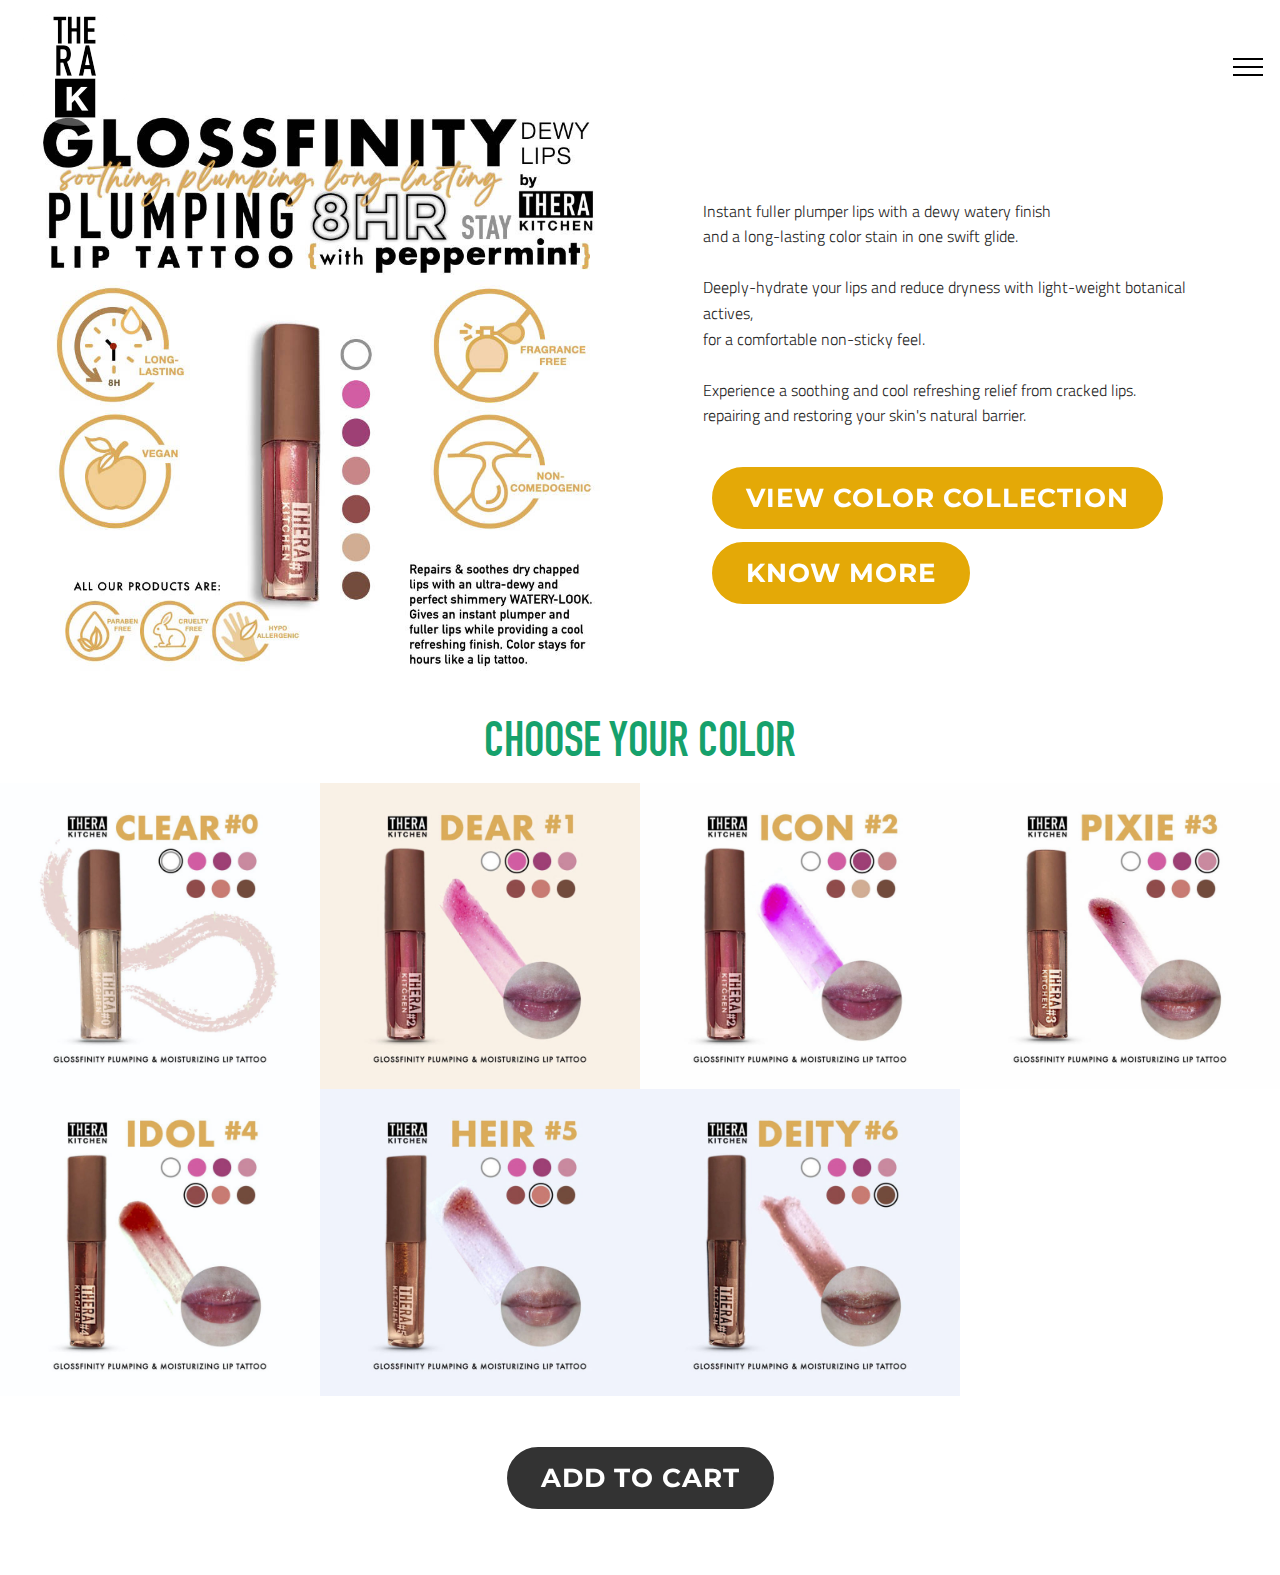
<file: index.html>
<!DOCTYPE html>
<html  >
<head>
  <!-- Site made with Mobirise Website Builder v4.12.4, https://mobirise.com -->
  <meta charset="UTF-8">
  <meta http-equiv="X-UA-Compatible" content="IE=edge">
  <meta name="generator" content="Mobirise v4.12.4, mobirise.com">
  <meta name="viewport" content="width=device-width, initial-scale=1, minimum-scale=1">
  <link rel="shortcut icon" href="assets/images/thera-round-logo-1-118x118.png" type="image/x-icon">
  <meta name="description" content="">
  
  
  <title>Home</title>
  <link rel="stylesheet" href="assets/web/assets/mobirise-icons2/mobirise2.css">
  <link rel="stylesheet" href="assets/web/assets/mobirise-icons/mobirise-icons.css">
  <link rel="stylesheet" href="assets/bootstrap/css/bootstrap.min.css">
  <link rel="stylesheet" href="assets/bootstrap/css/bootstrap-grid.min.css">
  <link rel="stylesheet" href="assets/bootstrap/css/bootstrap-reboot.min.css">
  <link rel="stylesheet" href="assets/dropdown/css/style.css">
  <link rel="stylesheet" href="assets/socicon/css/styles.css">
  <link rel="stylesheet" href="assets/theme/css/style.css">
  <link rel="stylesheet" href="assets/gallery/style.css">
  <link href="assets/fonts/style.css" rel="stylesheet">
  <link rel="preload" as="style" href="assets/mobirise/css/mbr-additional.css"><link rel="stylesheet" href="assets/mobirise/css/mbr-additional.css" type="text/css">
  
  
  
</head>
<body>
  <section class="menu cid-uac70NBvLW" once="menu" id="menu1-1">

    
    

    <nav class="navbar navbar-dropdown navbar-fixed-top collapsed">
        <div class="navbar-brand">
            <span class="navbar-logo">
                
                    <a href="https://therakitchen.github.io/main/"><img src="assets/images/thera-round-logo-1-118x118.png" alt="Mobirise" title="" style="height: 7.4rem;"></a>
                
            </span>
            
        </div>
        <button class="navbar-toggler" type="button" data-toggle="collapse" data-target="#navbarSupportedContent" aria-controls="navbarNavAltMarkup" aria-expanded="false" aria-label="Toggle navigation">
            <div class="hamburger">
                <span></span>
                <span></span>
                <span></span>
                <span></span>
            </div>
        </button>
      <div class="collapse navbar-collapse" id="navbarSupportedContent">
            <ul class="navbar-nav nav-dropdown nav-right" data-app-modern-menu="true"><li class="nav-item">
                    <a class="nav-link link text-black display-7" href="sms:+639989528137">
                        CONTACT</a>
                </li>
                <li class="nav-item">
                    <a class="nav-link link text-black display-7" href="https://philexsolutionscorp.com/trackinghttps://mobiri.se" target="_blank">TRACK ORDER</a>
                </li></ul>
            <div class="icons-menu">
              
                <a href="https://www.facebook.com/therakitchenph/" target="_blank"><span class="p-2 mbr-iconfont socicon-facebook socicon" style="font-size: 27px;"></span></a>
              
              <a href="tel:+639989528137">
                <span class="p-2 mbr-iconfont mobi-mbri-phone mobi-mbri" style="font-size: 28px;"></span>
              </a>
              
              
              
              
            </div>
            
      </div>
    </nav>
</section>

<section class="features16 cid-uie7nEobnA" id="features16-22">

    

    
    <div class="container-fluid">
        <div class="row main align-items-center">
            <div class="col-md-6 image-element align-self-stretch">
                <div class="img-wrap" style="width: 80%; height: 80%;">
                    <img src="assets/images/glossfinity-cover-1024x980.jpg" alt="" title="">
                </div>
            </div>
            <div class="col-md-6 text-element">
                <div class="text-content">
                    
                    
                    <div class="mbr-section-text">
                        <p class="mbr-text pt-3 mbr-light mbr-fonts-style align-left mbr-white display-7">Instant fuller plumper lips with a dewy watery finish <br>and a long-lasting color stain in one swift glide.<br><br>Deeply-hydrate your lips and reduce dryness with light-weight botanical actives,<br>for a comfortable non-sticky feel.<br><br>Experience a soothing and cool refreshing relief from cracked lips.<br>repairing and restoring your skin's natural barrier.&nbsp;</p>
                    </div>
                    <div class="mbr-section-btn pt-3 align-left"><a class="btn btn-md btn-warning display-4" href="index.html#gallery1-2d"><strong>VIEW COLOR COLLECTION</strong></a>  <a class="btn btn-md btn-warning display-4" href="page1.html"><strong>KNOW MORE</strong></a></div>
                </div>
            </div>
        </div>
    </div>          
</section>

<section class="mbr-gallery mbr-slider-carousel cid-ujrefiPr9I" id="gallery1-2d">

    

    
    <h2 class="align-center mbr-fonts-style mbr-section-title display-1">CHOOSE YOUR COLOR</h2>
    
<!--     <div mbr-class="{'container': !fullWidth}"> -->
        <div class="col-left-gallery"><!-- Filter --><!-- Gallery --><div class="mbr-gallery-row"><div class="mbr-gallery-layout-default"><div><div><div class="mbr-gallery-item mbr-gallery-item--p0" data-video-url="false" data-tags="Creative"><div href="#lb-gallery1-2d" data-slide-to="0" data-toggle="modal"><img src="assets/images/glossfinity-color-clear-1024x980-800x766.jpg" alt="" title=""><span class="icon-focus"></span></div></div><div class="mbr-gallery-item mbr-gallery-item--p0" data-video-url="false" data-tags="Creative"><div href="#lb-gallery1-2d" data-slide-to="1" data-toggle="modal"><img src="assets/images/glossfinity-color-dear-1024x980-800x766.jpg" alt="" title=""><span class="icon-focus"></span></div></div><div class="mbr-gallery-item mbr-gallery-item--p0" data-video-url="false" data-tags="Creative"><div href="#lb-gallery1-2d" data-slide-to="2" data-toggle="modal"><img src="assets/images/glossfinity-color-icon-1024x980-800x766.jpg" alt="" title=""><span class="icon-focus"></span></div></div><div class="mbr-gallery-item mbr-gallery-item--p0" data-video-url="false" data-tags="Creative"><div href="#lb-gallery1-2d" data-slide-to="3" data-toggle="modal"><img src="assets/images/glossfinity-color-pixie-1024x980-800x766.jpg" alt="" title=""><span class="icon-focus"></span></div></div><div class="mbr-gallery-item mbr-gallery-item--p0" data-video-url="false" data-tags="Creative"><div href="#lb-gallery1-2d" data-slide-to="4" data-toggle="modal"><img src="assets/images/glossfinity-color-idol-1024x980-800x766.jpg" alt="" title=""><span class="icon-focus"></span></div></div><div class="mbr-gallery-item mbr-gallery-item--p0" data-video-url="false" data-tags="Creative"><div href="#lb-gallery1-2d" data-slide-to="5" data-toggle="modal"><img src="assets/images/glossfinity-color-heir-1024x980-800x766.jpg" alt="" title=""><span class="icon-focus"></span></div></div><div class="mbr-gallery-item mbr-gallery-item--p0" data-video-url="false" data-tags="Creative"><div href="#lb-gallery1-2d" data-slide-to="6" data-toggle="modal"><img src="assets/images/glossfinity-color-deity-1024x980-800x766.jpg" alt="" title=""><span class="icon-focus"></span></div></div></div></div><div class="clearfix"></div></div></div><!-- Lightbox --><div data-app-prevent-settings="" class="mbr-slider modal fade carousel slide" tabindex="-1" data-keyboard="true" data-interval="false" id="lb-gallery1-2d"><div class="modal-dialog"><div class="modal-content"><div class="modal-body"><ol class="carousel-indicators"><li data-app-prevent-settings="" data-target="#lb-gallery1-2d" class=" active" data-slide-to="0"></li><li data-app-prevent-settings="" data-target="#lb-gallery1-2d" data-slide-to="1"></li><li data-app-prevent-settings="" data-target="#lb-gallery1-2d" data-slide-to="2"></li><li data-app-prevent-settings="" data-target="#lb-gallery1-2d" data-slide-to="3"></li><li data-app-prevent-settings="" data-target="#lb-gallery1-2d" data-slide-to="4"></li><li data-app-prevent-settings="" data-target="#lb-gallery1-2d" data-slide-to="5"></li><li data-app-prevent-settings="" data-target="#lb-gallery1-2d" data-slide-to="6"></li></ol><div class="carousel-inner"><div class="carousel-item active"><img src="assets/images/glossfinity-color-clear-1024x980.jpg" alt="" title=""></div><div class="carousel-item"><img src="assets/images/glossfinity-color-dear-1024x980.jpg" alt="" title=""></div><div class="carousel-item"><img src="assets/images/glossfinity-color-icon-1024x980.jpg" alt="" title=""></div><div class="carousel-item"><img src="assets/images/glossfinity-color-pixie-1024x980.jpg" alt="" title=""></div><div class="carousel-item"><img src="assets/images/glossfinity-color-idol-1024x980.jpg" alt="" title=""></div><div class="carousel-item"><img src="assets/images/glossfinity-color-heir-1024x980.jpg" alt="" title=""></div><div class="carousel-item"><img src="assets/images/glossfinity-color-deity-1024x980.jpg" alt="" title=""></div></div><a class="carousel-control carousel-control-prev" role="button" data-slide="prev" href="#lb-gallery1-2d"><span class="mbri-left mbr-iconfont" aria-hidden="true"></span><span class="sr-only">Previous</span></a><a class="carousel-control carousel-control-next" role="button" data-slide="next" href="#lb-gallery1-2d"><span class="mbri-right mbr-iconfont" aria-hidden="true"></span><span class="sr-only">Next</span></a><a class="close" href="#" role="button" data-dismiss="modal"><span class="sr-only">Close</span></a></div></div></div></div></div>
   <!--  </div> -->
</section>

<section class="mbr-section content11 cid-ujmV0IFf9d" id="content11-2c">

    

    <div class="container-fluid">
        <div class="row justify-content-center">
            <div class="col-12 col-lg-10">
                <div class="mbr-section-btn align-center"><a class="btn btn-black display-4" href="https://take.app/therakitchen/p/clzbi4pys003h2qyi2fo3h52q"><strong>ADD TO CART</strong></a></div>
            </div>
        </div>
    </div>
</section>


  <script src="assets/web/assets/jquery/jquery.min.js"></script>
  <script src="assets/popper/popper.min.js"></script>
  <script src="assets/bootstrap/js/bootstrap.min.js"></script>
  <script src="assets/dropdown/js/nav-dropdown.js"></script>
  <script src="assets/dropdown/js/navbar-dropdown.js"></script>
  <script src="assets/masonry/masonry.pkgd.min.js"></script>
  <script src="assets/imagesloaded/imagesloaded.pkgd.min.js"></script>
  <script src="assets/bootstrapcarouselswipe/bootstrap-carousel-swipe.js"></script>
  <script src="assets/smoothscroll/smooth-scroll.js"></script>
  <script src="assets/touchswipe/jquery.touch-swipe.min.js"></script>
  <script src="assets/theme/js/script.js"></script>
  <script src="assets/gallery/player.min.js"></script>
  <script src="assets/gallery/script.js"></script>
  
  
</body>
</html>
</file>
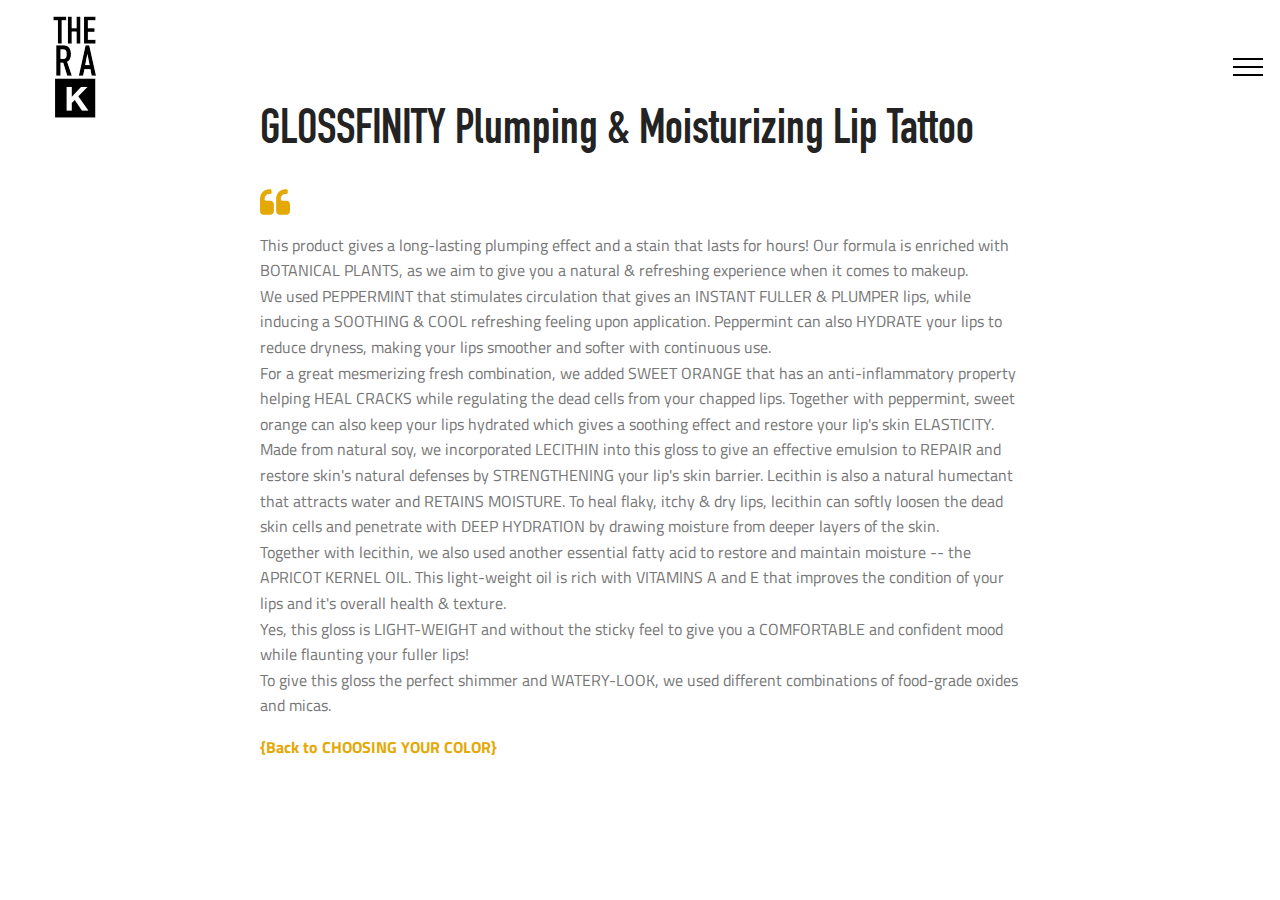
<file: page1.html>
<!DOCTYPE html>
<html  >
<head>
  <!-- Site made with Mobirise Website Builder v4.12.4, https://mobirise.com -->
  <meta charset="UTF-8">
  <meta http-equiv="X-UA-Compatible" content="IE=edge">
  <meta name="generator" content="Mobirise v4.12.4, mobirise.com">
  <meta name="viewport" content="width=device-width, initial-scale=1, minimum-scale=1">
  <link rel="shortcut icon" href="assets/images/thera-round-logo-1-118x118.png" type="image/x-icon">
  <meta name="description" content="">
  
  
  <title>More About</title>
  <link rel="stylesheet" href="assets/web/assets/mobirise-icons2/mobirise2.css">
  <link rel="stylesheet" href="assets/web/assets/mobirise-icons/mobirise-icons.css">
  <link rel="stylesheet" href="assets/bootstrap/css/bootstrap.min.css">
  <link rel="stylesheet" href="assets/bootstrap/css/bootstrap-grid.min.css">
  <link rel="stylesheet" href="assets/bootstrap/css/bootstrap-reboot.min.css">
  <link rel="stylesheet" href="assets/socicon/css/styles.css">
  <link rel="stylesheet" href="assets/dropdown/css/style.css">
  <link rel="stylesheet" href="assets/theme/css/style.css">
  <link href="assets/fonts/style.css" rel="stylesheet">
  <link rel="preload" as="style" href="assets/mobirise/css/mbr-additional.css"><link rel="stylesheet" href="assets/mobirise/css/mbr-additional.css" type="text/css">
  
  
  
</head>
<body>
  <section class="menu cid-uac70NBvLW" once="menu" id="menu1-24">

    
    

    <nav class="navbar navbar-dropdown navbar-fixed-top collapsed">
        <div class="navbar-brand">
            <span class="navbar-logo">
                
                    <a href="https://therakitchen.github.io/main/"><img src="assets/images/thera-round-logo-1-118x118.png" alt="Mobirise" title="" style="height: 7.4rem;"></a>
                
            </span>
            
        </div>
        <button class="navbar-toggler" type="button" data-toggle="collapse" data-target="#navbarSupportedContent" aria-controls="navbarNavAltMarkup" aria-expanded="false" aria-label="Toggle navigation">
            <div class="hamburger">
                <span></span>
                <span></span>
                <span></span>
                <span></span>
            </div>
        </button>
      <div class="collapse navbar-collapse" id="navbarSupportedContent">
            <ul class="navbar-nav nav-dropdown nav-right" data-app-modern-menu="true"><li class="nav-item">
                    <a class="nav-link link text-black display-7" href="sms:+639989528137">
                        CONTACT</a>
                </li>
                <li class="nav-item">
                    <a class="nav-link link text-black display-7" href="https://philexsolutionscorp.com/trackinghttps://mobiri.se" target="_blank">TRACK ORDER</a>
                </li></ul>
            <div class="icons-menu">
              
                <a href="https://www.facebook.com/therakitchenph/" target="_blank"><span class="p-2 mbr-iconfont socicon-facebook socicon" style="font-size: 27px;"></span></a>
              
              <a href="tel:+639989528137">
                <span class="p-2 mbr-iconfont mobi-mbri-phone mobi-mbri" style="font-size: 28px;"></span>
              </a>
              
              
              
              
            </div>
            
      </div>
    </nav>
</section>

<section class="mbr-section article svg-gradient-elements cid-ujmKUcEY2m" id="content6-26">

     

    <svg class="svg-gradient">
        <linearGradient>
            <stop class="gradColor1" offset="0%" stop-color="#e4a907"></stop>
            <stop class="gradColor2" offset="100%" stop-color="#e4a907"></stop>
        </linearGradient>  
    </svg>
    <div class="container-fluid">
        <div class="media-container-row">
            <div class="col-12 col-md-8 col-lg-8">
                <h2 class="mbr-section-title pb-3 align-left mbr-fonts-style mbr-bold display-1">GLOSSFINITY Plumping &amp; Moisturizing Lip Tattoo</h2>
                <div class="blockquote-quote align-left pb-3">
                    <svg class="gradient-element" xmlns="http://www.w3.org/2000/svg" xmlns:xlink="http://www.w3.org/1999/xlink" version="1.1" x="0px" y="0px" width="475.082px" height="475.081px" viewBox="0 0 475.082 475.081" xml:space="preserve">
                        <g><g>
                            <path d="M164.45,219.27h-63.954c-7.614,0-14.087-2.664-19.417-7.994c-5.327-5.33-7.994-11.801-7.994-19.417v-9.132    c0-20.177,7.139-37.401,21.416-51.678c14.276-14.272,31.503-21.411,51.678-21.411h18.271c4.948,0,9.229-1.809,12.847-5.424    c3.616-3.617,5.424-7.898,5.424-12.847V54.819c0-4.948-1.809-9.233-5.424-12.85c-3.617-3.612-7.898-5.424-12.847-5.424h-18.271    c-19.797,0-38.684,3.858-56.673,11.563c-17.987,7.71-33.545,18.132-46.68,31.267c-13.134,13.129-23.553,28.688-31.262,46.677    C3.855,144.039,0,162.931,0,182.726v200.991c0,15.235,5.327,28.171,15.986,38.834c10.66,10.657,23.606,15.985,38.832,15.985    h109.639c15.225,0,28.167-5.328,38.828-15.985c10.657-10.663,15.987-23.599,15.987-38.834V274.088    c0-15.232-5.33-28.168-15.994-38.832C192.622,224.6,179.675,219.27,164.45,219.27z"></path>
                            <path d="M459.103,235.256c-10.656-10.656-23.599-15.986-38.828-15.986h-63.953c-7.61,0-14.089-2.664-19.41-7.994    c-5.332-5.33-7.994-11.801-7.994-19.417v-9.132c0-20.177,7.139-37.401,21.409-51.678c14.271-14.272,31.497-21.411,51.682-21.411    h18.267c4.949,0,9.233-1.809,12.848-5.424c3.613-3.617,5.428-7.898,5.428-12.847V54.819c0-4.948-1.814-9.233-5.428-12.85    c-3.614-3.612-7.898-5.424-12.848-5.424h-18.267c-19.808,0-38.691,3.858-56.685,11.563c-17.984,7.71-33.537,18.132-46.672,31.267    c-13.135,13.129-23.559,28.688-31.265,46.677c-7.707,17.987-11.567,36.879-11.567,56.674v200.991    c0,15.235,5.332,28.171,15.988,38.834c10.657,10.657,23.6,15.985,38.828,15.985h109.633c15.229,0,28.171-5.328,38.827-15.985    c10.664-10.663,15.985-23.599,15.985-38.834V274.088C475.082,258.855,469.76,245.92,459.103,235.256z"></path>
                        </g></g>
                    </svg>
                </div>
                <div class="mbr-text mbr-fonts-style pb-3 display-7"><div>This product gives a long-lasting plumping effect and a stain that lasts for hours! Our formula is enriched with BOTANICAL PLANTS, as we aim to give you a natural &amp; refreshing experience when it comes to makeup.</div><div>We used PEPPERMINT that stimulates circulation that gives an INSTANT FULLER &amp; PLUMPER lips, while inducing a SOOTHING &amp; COOL refreshing feeling upon application. Peppermint can also HYDRATE your lips to reduce dryness, making your lips smoother and softer with continuous use.</div><div>For a great mesmerizing fresh combination, we added SWEET ORANGE that has an anti-inflammatory property helping HEAL CRACKS while regulating the dead cells from your chapped lips. Together with peppermint, sweet orange can also keep your lips hydrated which gives a soothing effect and restore your lip's skin ELASTICITY.</div><div>Made from natural soy, we incorporated LECITHIN into this gloss to give an effective emulsion to REPAIR and restore skin's natural defenses by STRENGTHENING your lip's skin barrier. Lecithin is also a natural humectant that attracts water and RETAINS MOISTURE. To heal flaky, itchy &amp; dry lips, lecithin can softly loosen the dead skin cells and penetrate with DEEP HYDRATION by drawing moisture from deeper layers of the skin.</div><div>Together with lecithin, we also used another essential fatty acid to restore and maintain moisture -- the APRICOT KERNEL OIL. This light-weight oil is rich with VITAMINS A and E that improves the condition of your lips and it's overall health &amp; texture. </div><div>Yes, this gloss is LIGHT-WEIGHT and without the sticky feel to give you a COMFORTABLE and confident mood while flaunting your fuller lips!</div><div>To give this gloss the perfect shimmer and WATERY-LOOK, we used different combinations of food-grade oxides and micas.</div></div>
                <div class="mbr-text signature mbr-fonts-style align-left display-7"><span><a href="index.html"><strong>{Back to CHOOSING YOUR COLOR}</strong></a></span></div>
            </div>
        </div>
    </div>
</section>


  <script src="assets/web/assets/jquery/jquery.min.js"></script>
  <script src="assets/popper/popper.min.js"></script>
  <script src="assets/bootstrap/js/bootstrap.min.js"></script>
  <script src="assets/touchswipe/jquery.touch-swipe.min.js"></script>
  <script src="assets/mbr-gradient-svg/mbr-gradient-svg.js"></script>
  <script src="assets/smoothscroll/smooth-scroll.js"></script>
  <script src="assets/dropdown/js/nav-dropdown.js"></script>
  <script src="assets/dropdown/js/navbar-dropdown.js"></script>
  <script src="assets/theme/js/script.js"></script>
  
  
</body>
</html>
</file>
<file: assets/web/assets/mobirise-icons2/mobirise2.css>
@font-face {
  font-family: 'Moririse2';
  font-display: swap;
  src:  url('mobirise2.eot?f2bix4');
  src:  url('mobirise2.eot?f2bix4#iefix') format('embedded-opentype'),
    url('mobirise2.ttf?f2bix4') format('truetype'),
    url('mobirise2.woff?f2bix4') format('woff'),
    url('mobirise2.svg?f2bix4#mobirise2') format('svg');
  font-weight: normal;
  font-style: normal;
}

[class^="mobi-"], [class*=" mobi-"] {
  /* use !important to prevent issues with browser extensions that change fonts */
  font-family: 'Moririse2' !important;
  speak: none;
  font-style: normal;
  font-weight: normal;
  font-variant: normal;
  text-transform: none;
  line-height: 1;

  /* Better Font Rendering =========== */
  -webkit-font-smoothing: antialiased;
  -moz-osx-font-smoothing: grayscale;
}

.mobi-mbri-add-submenu:before {
  content: "\e900";
}
.mobi-mbri-alert:before {
  content: "\e901";
}
.mobi-mbri-align-center:before {
  content: "\e902";
}
.mobi-mbri-align-justify:before {
  content: "\e903";
}
.mobi-mbri-align-left:before {
  content: "\e904";
}
.mobi-mbri-align-right:before {
  content: "\e905";
}
.mobi-mbri-android:before {
  content: "\e906";
}
.mobi-mbri-apple:before {
  content: "\e907";
}
.mobi-mbri-arrow-down:before {
  content: "\e908";
}
.mobi-mbri-arrow-next:before {
  content: "\e909";
}
.mobi-mbri-arrow-prev:before {
  content: "\e90a";
}
.mobi-mbri-arrow-up:before {
  content: "\e90b";
}
.mobi-mbri-bold:before {
  content: "\e90c";
}
.mobi-mbri-bookmark:before {
  content: "\e90d";
}
.mobi-mbri-bootstrap:before {
  content: "\e90e";
}
.mobi-mbri-briefcase:before {
  content: "\e90f";
}
.mobi-mbri-browse:before {
  content: "\e910";
}
.mobi-mbri-bulleted-list:before {
  content: "\e911";
}
.mobi-mbri-calendar:before {
  content: "\e912";
}
.mobi-mbri-camera:before {
  content: "\e913";
}
.mobi-mbri-cart-add:before {
  content: "\e914";
}
.mobi-mbri-cart-full:before {
  content: "\e915";
}
.mobi-mbri-cash:before {
  content: "\e916";
}
.mobi-mbri-change-style:before {
  content: "\e917";
}
.mobi-mbri-chat:before {
  content: "\e918";
}
.mobi-mbri-clock:before {
  content: "\e919";
}
.mobi-mbri-close:before {
  content: "\e91a";
}
.mobi-mbri-cloud:before {
  content: "\e91b";
}
.mobi-mbri-code:before {
  content: "\e91c";
}
.mobi-mbri-contact-form:before {
  content: "\e91d";
}
.mobi-mbri-credit-card:before {
  content: "\e91e";
}
.mobi-mbri-cursor-click:before {
  content: "\e91f";
}
.mobi-mbri-cust-feedback:before {
  content: "\e920";
}
.mobi-mbri-database:before {
  content: "\e921";
}
.mobi-mbri-delivery:before {
  content: "\e922";
}
.mobi-mbri-desktop:before {
  content: "\e923";
}
.mobi-mbri-devices:before {
  content: "\e924";
}
.mobi-mbri-down:before {
  content: "\e925";
}
.mobi-mbri-download-2:before {
  content: "\e926";
}
.mobi-mbri-download:before {
  content: "\e927";
}
.mobi-mbri-drag-n-drop-2:before {
  content: "\e928";
}
.mobi-mbri-drag-n-drop:before {
  content: "\e929";
}
.mobi-mbri-edit-2:before {
  content: "\e92a";
}
.mobi-mbri-edit:before {
  content: "\e92b";
}
.mobi-mbri-error:before {
  content: "\e92c";
}
.mobi-mbri-extension:before {
  content: "\e92d";
}
.mobi-mbri-features:before {
  content: "\e92e";
}
.mobi-mbri-file:before {
  content: "\e92f";
}
.mobi-mbri-flag:before {
  content: "\e930";
}
.mobi-mbri-folder:before {
  content: "\e931";
}
.mobi-mbri-gift:before {
  content: "\e932";
}
.mobi-mbri-github:before {
  content: "\e933";
}
.mobi-mbri-globe-2:before {
  content: "\e934";
}
.mobi-mbri-globe:before {
  content: "\e935";
}
.mobi-mbri-growing-chart:before {
  content: "\e936";
}
.mobi-mbri-hearth:before {
  content: "\e937";
}
.mobi-mbri-help:before {
  content: "\e938";
}
.mobi-mbri-home:before {
  content: "\e939";
}
.mobi-mbri-hot-cup:before {
  content: "\e93a";
}
.mobi-mbri-idea:before {
  content: "\e93b";
}
.mobi-mbri-image-gallery:before {
  content: "\e93c";
}
.mobi-mbri-image-slider:before {
  content: "\e93d";
}
.mobi-mbri-info:before {
  content: "\e93e";
}
.mobi-mbri-italic:before {
  content: "\e93f";
}
.mobi-mbri-key:before {
  content: "\e940";
}
.mobi-mbri-laptop:before {
  content: "\e941";
}
.mobi-mbri-layers:before {
  content: "\e942";
}
.mobi-mbri-left-right:before {
  content: "\e943";
}
.mobi-mbri-left:before {
  content: "\e944";
}
.mobi-mbri-letter:before {
  content: "\e945";
}
.mobi-mbri-like:before {
  content: "\e946";
}
.mobi-mbri-link:before {
  content: "\e947";
}
.mobi-mbri-lock:before {
  content: "\e948";
}
.mobi-mbri-login:before {
  content: "\e949";
}
.mobi-mbri-logout:before {
  content: "\e94a";
}
.mobi-mbri-magic-stick:before {
  content: "\e94b";
}
.mobi-mbri-map-pin:before {
  content: "\e94c";
}
.mobi-mbri-menu:before {
  content: "\e94d";
}
.mobi-mbri-mobile-2:before {
  content: "\e94e";
}
.mobi-mbri-mobile-horizontal:before {
  content: "\e94f";
}
.mobi-mbri-mobile:before {
  content: "\e950";
}
.mobi-mbri-mobirise:before {
  content: "\e951";
}
.mobi-mbri-more-horizontal:before {
  content: "\e952";
}
.mobi-mbri-more-vertical:before {
  content: "\e953";
}
.mobi-mbri-music:before {
  content: "\e954";
}
.mobi-mbri-new-file:before {
  content: "\e955";
}
.mobi-mbri-numbered-list:before {
  content: "\e956";
}
.mobi-mbri-opened-folder:before {
  content: "\e957";
}
.mobi-mbri-pages:before {
  content: "\e958";
}
.mobi-mbri-paper-plane:before {
  content: "\e959";
}
.mobi-mbri-paperclip:before {
  content: "\e95a";
}
.mobi-mbri-phone:before {
  content: "\e95b";
}
.mobi-mbri-photo:before {
  content: "\e95c";
}
.mobi-mbri-photos:before {
  content: "\e95d";
}
.mobi-mbri-pin:before {
  content: "\e95e";
}
.mobi-mbri-play:before {
  content: "\e95f";
}
.mobi-mbri-plus:before {
  content: "\e960";
}
.mobi-mbri-preview:before {
  content: "\e961";
}
.mobi-mbri-print:before {
  content: "\e962";
}
.mobi-mbri-protect:before {
  content: "\e963";
}
.mobi-mbri-question:before {
  content: "\e964";
}
.mobi-mbri-quote-left:before {
  content: "\e965";
}
.mobi-mbri-quote-right:before {
  content: "\e966";
}
.mobi-mbri-redo:before {
  content: "\e967";
}
.mobi-mbri-refresh:before {
  content: "\e968";
}
.mobi-mbri-responsive-2:before {
  content: "\e969";
}
.mobi-mbri-responsive:before {
  content: "\e96a";
}
.mobi-mbri-right:before {
  content: "\e96b";
}
.mobi-mbri-rocket:before {
  content: "\e96c";
}
.mobi-mbri-sad-face:before {
  content: "\e96d";
}
.mobi-mbri-sale:before {
  content: "\e96e";
}
.mobi-mbri-save:before {
  content: "\e96f";
}
.mobi-mbri-search:before {
  content: "\e970";
}
.mobi-mbri-setting-2:before {
  content: "\e971";
}
.mobi-mbri-setting-3:before {
  content: "\e972";
}
.mobi-mbri-setting:before {
  content: "\e973";
}
.mobi-mbri-share:before {
  content: "\e974";
}
.mobi-mbri-shopping-bag:before {
  content: "\e975";
}
.mobi-mbri-shopping-basket:before {
  content: "\e976";
}
.mobi-mbri-shopping-cart:before {
  content: "\e977";
}
.mobi-mbri-sites:before {
  content: "\e978";
}
.mobi-mbri-smile-face:before {
  content: "\e979";
}
.mobi-mbri-speed:before {
  content: "\e97a";
}
.mobi-mbri-star:before {
  content: "\e97b";
}
.mobi-mbri-success:before {
  content: "\e97c";
}
.mobi-mbri-sun:before {
  content: "\e97d";
}
.mobi-mbri-sun2:before {
  content: "\e97e";
}
.mobi-mbri-tablet-vertical:before {
  content: "\e97f";
}
.mobi-mbri-tablet:before {
  content: "\e980";
}
.mobi-mbri-target:before {
  content: "\e981";
}
.mobi-mbri-timer:before {
  content: "\e982";
}
.mobi-mbri-to-ftp:before {
  content: "\e983";
}
.mobi-mbri-to-local-drive:before {
  content: "\e984";
}
.mobi-mbri-touch-swipe:before {
  content: "\e985";
}
.mobi-mbri-touch:before {
  content: "\e986";
}
.mobi-mbri-trash:before {
  content: "\e987";
}
.mobi-mbri-underline:before {
  content: "\e988";
}
.mobi-mbri-undo:before {
  content: "\e989";
}
.mobi-mbri-unlink:before {
  content: "\e98a";
}
.mobi-mbri-unlock:before {
  content: "\e98b";
}
.mobi-mbri-up-down:before {
  content: "\e98c";
}
.mobi-mbri-up:before {
  content: "\e98d";
}
.mobi-mbri-update:before {
  content: "\e98e";
}
.mobi-mbri-upload-2:before {
  content: "\e98f";
}
.mobi-mbri-upload:before {
  content: "\e990";
}
.mobi-mbri-user-2:before {
  content: "\e991";
}
.mobi-mbri-user:before {
  content: "\e992";
}
.mobi-mbri-users:before {
  content: "\e993";
}
.mobi-mbri-video-play:before {
  content: "\e994";
}
.mobi-mbri-video:before {
  content: "\e995";
}
.mobi-mbri-watch:before {
  content: "\e996";
}
.mobi-mbri-website-theme-2:before {
  content: "\e997";
}
.mobi-mbri-website-theme:before {
  content: "\e998";
}
.mobi-mbri-wifi:before {
  content: "\e999";
}
.mobi-mbri-windows:before {
  content: "\e99a";
}
.mobi-mbri-zoom-in:before {
  content: "\e99b";
}
.mobi-mbri-zoom-out:before {
  content: "\e99c";
}
</file>
<file: assets/web/assets/mobirise-icons/mobirise-icons.css>
@font-face {
  font-family: 'MobiriseIcons';
  src:  url('mobirise-icons.eot?spat4u');
  src:  url('mobirise-icons.eot?spat4u#iefix') format('embedded-opentype'),
    url('mobirise-icons.ttf?spat4u') format('truetype'),
    url('mobirise-icons.woff?spat4u') format('woff'),
    url('mobirise-icons.svg?spat4u#MobiriseIcons') format('svg');
  font-weight: normal;
  font-style: normal;
  font-display: swap;
}

[class^="mbri-"], [class*=" mbri-"] {
  /* use !important to prevent issues with browser extensions that change fonts */
  font-family: MobiriseIcons !important;
  speak: none;
  font-style: normal;
  font-weight: normal;
  font-variant: normal;
  text-transform: none;
  line-height: 1;

  /* Better Font Rendering =========== */
  -webkit-font-smoothing: antialiased;
  -moz-osx-font-smoothing: grayscale;
}

.mbri-add-submenu:before {
  content: "\e900";
}
.mbri-alert:before {
  content: "\e901";
}
.mbri-align-center:before {
  content: "\e902";
}
.mbri-align-justify:before {
  content: "\e903";
}
.mbri-align-left:before {
  content: "\e904";
}
.mbri-align-right:before {
  content: "\e905";
}
.mbri-android:before {
  content: "\e906";
}
.mbri-apple:before {
  content: "\e907";
}
.mbri-arrow-down:before {
  content: "\e908";
}
.mbri-arrow-next:before {
  content: "\e909";
}
.mbri-arrow-prev:before {
  content: "\e90a";
}
.mbri-arrow-up:before {
  content: "\e90b";
}
.mbri-bold:before {
  content: "\e90c";
}
.mbri-bookmark:before {
  content: "\e90d";
}
.mbri-bootstrap:before {
  content: "\e90e";
}
.mbri-briefcase:before {
  content: "\e90f";
}
.mbri-browse:before {
  content: "\e910";
}
.mbri-bulleted-list:before {
  content: "\e911";
}
.mbri-calendar:before {
  content: "\e912";
}
.mbri-camera:before {
  content: "\e913";
}
.mbri-cart-add:before {
  content: "\e914";
}
.mbri-cart-full:before {
  content: "\e915";
}
.mbri-cash:before {
  content: "\e916";
}
.mbri-change-style:before {
  content: "\e917";
}
.mbri-chat:before {
  content: "\e918";
}
.mbri-clock:before {
  content: "\e919";
}
.mbri-close:before {
  content: "\e91a";
}
.mbri-cloud:before {
  content: "\e91b";
}
.mbri-code:before {
  content: "\e91c";
}
.mbri-contact-form:before {
  content: "\e91d";
}
.mbri-credit-card:before {
  content: "\e91e";
}
.mbri-cursor-click:before {
  content: "\e91f";
}
.mbri-cust-feedback:before {
  content: "\e920";
}
.mbri-database:before {
  content: "\e921";
}
.mbri-delivery:before {
  content: "\e922";
}
.mbri-desktop:before {
  content: "\e923";
}
.mbri-devices:before {
  content: "\e924";
}
.mbri-down:before {
  content: "\e925";
}
.mbri-download:before {
  content: "\e989";
}
.mbri-drag-n-drop:before {
  content: "\e927";
}
.mbri-drag-n-drop2:before {
  content: "\e928";
}
.mbri-edit:before {
  content: "\e929";
}
.mbri-edit2:before {
  content: "\e92a";
}
.mbri-error:before {
  content: "\e92b";
}
.mbri-extension:before {
  content: "\e92c";
}
.mbri-features:before {
  content: "\e92d";
}
.mbri-file:before {
  content: "\e92e";
}
.mbri-flag:before {
  content: "\e92f";
}
.mbri-folder:before {
  content: "\e930";
}
.mbri-gift:before {
  content: "\e931";
}
.mbri-github:before {
  content: "\e932";
}
.mbri-globe:before {
  content: "\e933";
}
.mbri-globe-2:before {
  content: "\e934";
}
.mbri-growing-chart:before {
  content: "\e935";
}
.mbri-hearth:before {
  content: "\e936";
}
.mbri-help:before {
  content: "\e937";
}
.mbri-home:before {
  content: "\e938";
}
.mbri-hot-cup:before {
  content: "\e939";
}
.mbri-idea:before {
  content: "\e93a";
}
.mbri-image-gallery:before {
  content: "\e93b";
}
.mbri-image-slider:before {
  content: "\e93c";
}
.mbri-info:before {
  content: "\e93d";
}
.mbri-italic:before {
  content: "\e93e";
}
.mbri-key:before {
  content: "\e93f";
}
.mbri-laptop:before {
  content: "\e940";
}
.mbri-layers:before {
  content: "\e941";
}
.mbri-left-right:before {
  content: "\e942";
}
.mbri-left:before {
  content: "\e943";
}
.mbri-letter:before {
  content: "\e944";
}
.mbri-like:before {
  content: "\e945";
}
.mbri-link:before {
  content: "\e946";
}
.mbri-lock:before {
  content: "\e947";
}
.mbri-login:before {
  content: "\e948";
}
.mbri-logout:before {
  content: "\e949";
}
.mbri-magic-stick:before {
  content: "\e94a";
}
.mbri-map-pin:before {
  content: "\e94b";
}
.mbri-menu:before {
  content: "\e94c";
}
.mbri-mobile:before {
  content: "\e94d";
}
.mbri-mobile2:before {
  content: "\e94e";
}
.mbri-mobirise:before {
  content: "\e94f";
}
.mbri-more-horizontal:before {
  content: "\e950";
}
.mbri-more-vertical:before {
  content: "\e951";
}
.mbri-music:before {
  content: "\e952";
}
.mbri-new-file:before {
  content: "\e953";
}
.mbri-numbered-list:before {
  content: "\e954";
}
.mbri-opened-folder:before {
  content: "\e955";
}
.mbri-pages:before {
  content: "\e956";
}
.mbri-paper-plane:before {
  content: "\e957";
}
.mbri-paperclip:before {
  content: "\e958";
}
.mbri-photo:before {
  content: "\e959";
}
.mbri-photos:before {
  content: "\e95a";
}
.mbri-pin:before {
  content: "\e95b";
}
.mbri-play:before {
  content: "\e95c";
}
.mbri-plus:before {
  content: "\e95d";
}
.mbri-preview:before {
  content: "\e95e";
}
.mbri-print:before {
  content: "\e95f";
}
.mbri-protect:before {
  content: "\e960";
}
.mbri-question:before {
  content: "\e961";
}
.mbri-quote-left:before {
  content: "\e962";
}
.mbri-quote-right:before {
  content: "\e963";
}
.mbri-refresh:before {
  content: "\e964";
}
.mbri-responsive:before {
  content: "\e965";
}
.mbri-right:before {
  content: "\e966";
}
.mbri-rocket:before {
  content: "\e967";
}
.mbri-sad-face:before {
  content: "\e968";
}
.mbri-sale:before {
  content: "\e969";
}
.mbri-save:before {
  content: "\e96a";
}
.mbri-search:before {
  content: "\e96b";
}
.mbri-setting:before {
  content: "\e96c";
}
.mbri-setting2:before {
  content: "\e96d";
}
.mbri-setting3:before {
  content: "\e96e";
}
.mbri-share:before {
  content: "\e96f";
}
.mbri-shopping-bag:before {
  content: "\e970";
}
.mbri-shopping-basket:before {
  content: "\e971";
}
.mbri-shopping-cart:before {
  content: "\e972";
}
.mbri-sites:before {
  content: "\e973";
}
.mbri-smile-face:before {
  content: "\e974";
}
.mbri-speed:before {
  content: "\e975";
}
.mbri-star:before {
  content: "\e976";
}
.mbri-success:before {
  content: "\e977";
}
.mbri-sun:before {
  content: "\e978";
}
.mbri-sun2:before {
  content: "\e979";
}
.mbri-tablet:before {
  content: "\e97a";
}
.mbri-tablet-vertical:before {
  content: "\e97b";
}
.mbri-target:before {
  content: "\e97c";
}
.mbri-timer:before {
  content: "\e97d";
}
.mbri-to-ftp:before {
  content: "\e97e";
}
.mbri-to-local-drive:before {
  content: "\e97f";
}
.mbri-touch-swipe:before {
  content: "\e980";
}
.mbri-touch:before {
  content: "\e981";
}
.mbri-trash:before {
  content: "\e982";
}
.mbri-underline:before {
  content: "\e983";
}
.mbri-unlink:before {
  content: "\e984";
}
.mbri-unlock:before {
  content: "\e985";
}
.mbri-up-down:before {
  content: "\e986";
}
.mbri-up:before {
  content: "\e987";
}
.mbri-update:before {
  content: "\e988";
}
.mbri-upload:before {
 content: "\e926"; 
}
.mbri-user:before {
  content: "\e98a";
}
.mbri-user2:before {
  content: "\e98b";
}
.mbri-users:before {
  content: "\e98c";
}
.mbri-video:before {
  content: "\e98d";
}
.mbri-video-play:before {
  content: "\e98e";
}
.mbri-watch:before {
  content: "\e98f";
}
.mbri-website-theme:before {
  content: "\e990";
}
.mbri-wifi:before {
  content: "\e991";
}
.mbri-windows:before {
  content: "\e992";
}
.mbri-zoom-out:before {
  content: "\e993";
}
.mbri-redo:before {
  content: "\e994";
}
.mbri-undo:before {
  content: "\e995";
}
</file>
<file: assets/dropdown/css/style.css>
.navbar-dropdown {
  left: 0;
  padding: 0;
  position: absolute;
  right: 0;
  top: 0;
  transition: all 0.45s ease;
  z-index: 1030;
  background: #282828; }
  .navbar-dropdown .navbar-logo {
    margin-right: 0.8rem;
    transition: margin 0.3s ease-in-out;
    vertical-align: middle; }
    .navbar-dropdown .navbar-logo img {
      height: 3.125rem;
      transition: all 0.3s ease-in-out; }
    .navbar-dropdown .navbar-logo.mbr-iconfont {
      font-size: 3.125rem;
      line-height: 3.125rem; }
  .navbar-dropdown .navbar-caption {
    font-weight: 700;
    white-space: normal;
    vertical-align: -4px;
    line-height: 3.125rem !important; }
    .navbar-dropdown .navbar-caption, .navbar-dropdown .navbar-caption:hover {
      color: inherit;
      text-decoration: none; }
  .navbar-dropdown .mbr-iconfont + .navbar-caption {
    vertical-align: -1px; }
  .navbar-dropdown.navbar-fixed-top {
    position: fixed; }
  .navbar-dropdown .navbar-brand span {
    vertical-align: -4px; }
  .navbar-dropdown.bg-color.transparent {
    background: none; }
  .navbar-dropdown.navbar-short .navbar-brand {
    padding: 0.625rem 0; }
    .navbar-dropdown.navbar-short .navbar-brand span {
      vertical-align: -1px; }
  .navbar-dropdown.navbar-short .navbar-caption {
    line-height: 2.375rem !important;
    vertical-align: -2px; }
  .navbar-dropdown.navbar-short .navbar-logo {
    margin-right: 0.5rem; }
    .navbar-dropdown.navbar-short .navbar-logo img {
      height: 2.375rem; }
    .navbar-dropdown.navbar-short .navbar-logo.mbr-iconfont {
      font-size: 2.375rem;
      line-height: 2.375rem; }
  .navbar-dropdown.navbar-short .mbr-table-cell {
    height: 3.625rem; }
  .navbar-dropdown .navbar-close {
    left: 0.6875rem;
    position: fixed;
    top: 0.75rem;
    z-index: 1000; }
  .navbar-dropdown .hamburger-icon {
    content: "";
    display: inline-block;
    vertical-align: middle;
    width: 16px;
    -webkit-box-shadow: 0 -6px 0 1px #282828,0 0 0 1px #282828,0 6px 0 1px #282828;
    -moz-box-shadow: 0 -6px 0 1px #282828,0 0 0 1px #282828,0 6px 0 1px #282828;
    box-shadow: 0 -6px 0 1px #282828,0 0 0 1px #282828,0 6px 0 1px #282828; }

.dropdown-menu .dropdown-toggle[data-toggle="dropdown-submenu"]::after {
  border-bottom: 0.35em solid transparent;
  border-left: 0.35em solid;
  border-right: 0;
  border-top: 0.35em solid transparent;
  margin-left: 0.3rem; }

.dropdown-menu .dropdown-item:focus {
  outline: 0; }

.nav-dropdown {
  font-size: 0.75rem;
  font-weight: 500;
  height: auto !important; }
  .nav-dropdown .nav-btn {
    padding-left: 1rem; }
  .nav-dropdown .link {
    margin: .667em 1.667em;
    font-weight: 500;
    padding: 0;
    transition: color .2s ease-in-out; }
    .nav-dropdown .link.dropdown-toggle {
      margin-right: 2.583em; }
      .nav-dropdown .link.dropdown-toggle::after {
        margin-left: .25rem;
        border-top: 0.35em solid;
        border-right: 0.35em solid transparent;
        border-left: 0.35em solid transparent;
        border-bottom: 0; }
      .nav-dropdown .link.dropdown-toggle[aria-expanded="true"] {
        margin: 0;
        padding: 0.667em 3.263em  0.667em 1.667em; }
  .nav-dropdown .link::after,
  .nav-dropdown .dropdown-item::after {
    color: inherit; }
  .nav-dropdown .btn {
    font-size: 0.75rem;
    font-weight: 700;
    letter-spacing: 0;
    margin-bottom: 0;
    padding-left: 1.25rem;
    padding-right: 1.25rem; }
  .nav-dropdown .dropdown-menu {
    border-radius: 0;
    border: 0;
    left: 0;
    margin: 0;
    padding-bottom: 1.25rem;
    padding-top: 1.25rem;
    position: relative; }
  .nav-dropdown .dropdown-submenu {
    margin-left: 0.125rem;
    top: 0; }
  .nav-dropdown .dropdown-item {
    font-size: 0.8125rem;
    font-weight: 500;
    line-height: 2;
    padding: 0.3846em 4.615em 0.3846em 1.5385em;
    position: relative;
    transition: color .2s ease-in-out, background-color .2s ease-in-out; }
    .nav-dropdown .dropdown-item::after {
      margin-top: -0.3077em;
      position: absolute;
      right: 1.1538em;
      top: 50%; }
    .nav-dropdown .dropdown-item:focus, .nav-dropdown .dropdown-item:hover {
      background: none; }

@media (max-width: 767px) {
  .nav-dropdown.navbar-toggleable-sm {
    bottom: 0;
    display: none;
    left: 0;
    overflow-x: hidden;
    position: fixed;
    top: 0;
    transform: translateX(-100%);
    -ms-transform: translateX(-100%);
    -webkit-transform: translateX(-100%);
    width: 18.75rem;
    z-index: 999; } }
.nav-dropdown.navbar-toggleable-xl {
  bottom: 0;
  display: none;
  left: 0;
  overflow-x: hidden;
  position: fixed;
  top: 0;
  transform: translateX(-100%);
  -ms-transform: translateX(-100%);
  -webkit-transform: translateX(-100%);
  width: 18.75rem;
  z-index: 999; }

.nav-dropdown-sm {
  display: block !important;
  overflow-x: hidden;
  overflow: auto;
  padding-top: 3.875rem; }
  .nav-dropdown-sm::after {
    content: "";
    display: block;
    height: 3rem;
    width: 100%; }
  .nav-dropdown-sm.collapse.in ~ .navbar-close {
    display: block !important; }
  .nav-dropdown-sm.collapsing, .nav-dropdown-sm.collapse.in {
    transform: translateX(0);
    -ms-transform: translateX(0);
    -webkit-transform: translateX(0);
    transition: all 0.25s ease-out;
    -webkit-transition: all 0.25s ease-out;
    background: #282828; }
  .nav-dropdown-sm.collapsing[aria-expanded="false"] {
    transform: translateX(-100%);
    -ms-transform: translateX(-100%);
    -webkit-transform: translateX(-100%); }
  .nav-dropdown-sm .nav-item {
    display: block;
    margin-left: 0 !important;
    padding-left: 0; }
  .nav-dropdown-sm .link,
  .nav-dropdown-sm .dropdown-item {
    border-top: 1px dotted rgba(255, 255, 255, 0.1);
    font-size: 0.8125rem;
    line-height: 1.6;
    margin: 0 !important;
    padding: 0.875rem 2.4rem 0.875rem 1.5625rem !important;
    position: relative;
    white-space: normal; }
    .nav-dropdown-sm .link:focus, .nav-dropdown-sm .link:hover,
    .nav-dropdown-sm .dropdown-item:focus,
    .nav-dropdown-sm .dropdown-item:hover {
      background: rgba(0, 0, 0, 0.2) !important;
      color: #c0a375; }
  .nav-dropdown-sm .nav-btn {
    position: relative;
    padding: 1.5625rem 1.5625rem 0 1.5625rem; }
    .nav-dropdown-sm .nav-btn::before {
      border-top: 1px dotted rgba(255, 255, 255, 0.1);
      content: "";
      left: 0;
      position: absolute;
      top: 0;
      width: 100%; }
    .nav-dropdown-sm .nav-btn + .nav-btn {
      padding-top: 0.625rem; }
      .nav-dropdown-sm .nav-btn + .nav-btn::before {
        display: none; }
  .nav-dropdown-sm .btn {
    padding: 0.625rem 0; }
  .nav-dropdown-sm .dropdown-toggle[data-toggle="dropdown-submenu"]::after {
    margin-left: .25rem;
    border-top: 0.35em solid;
    border-right: 0.35em solid transparent;
    border-left: 0.35em solid transparent;
    border-bottom: 0; }
  .nav-dropdown-sm .dropdown-toggle[data-toggle="dropdown-submenu"][aria-expanded="true"]::after {
    border-top: 0;
    border-right: 0.35em solid transparent;
    border-left: 0.35em solid transparent;
    border-bottom: 0.35em solid; }
  .nav-dropdown-sm .dropdown-menu {
    margin: 0;
    padding: 0;
    position: relative;
    top: 0;
    left: 0;
    width: 100%;
    border: 0;
    float: none;
    border-radius: 0;
    background: none; }
  .nav-dropdown-sm .dropdown-submenu {
    left: 100%;
    margin-left: 0.125rem;
    margin-top: -1.25rem;
    top: 0; }

.navbar-toggleable-sm .nav-dropdown .dropdown-menu {
  position: absolute; }

.navbar-toggleable-sm .nav-dropdown .dropdown-submenu {
  left: 100%;
  margin-left: 0.125rem;
  margin-top: -1.25rem;
  top: 0; }

.navbar-toggleable-sm.opened .nav-dropdown .dropdown-menu {
  position: relative; }

.navbar-toggleable-sm.opened .nav-dropdown .dropdown-submenu {
  left: 0;
  margin-left: 00rem;
  margin-top: 0rem;
  top: 0; }

.is-builder .nav-dropdown.collapsing {
  transition: none !important; }

/*# sourceMappingURL=style.css.map */
</file>
<file: assets/socicon/css/styles.css>
@charset "UTF-8";

@font-face {
  font-family: 'Socicon';
  src:  url('../fonts/socicon.eot');
  src:  url('../fonts/socicon.eot?#iefix') format('embedded-opentype'),
    url('../fonts/socicon.woff2') format('woff2'),
    url('../fonts/socicon.ttf') format('truetype'),
    url('../fonts/socicon.woff') format('woff'),
    url('../fonts/socicon.svg#socicon') format('svg');
  font-weight: normal;
  font-style: normal;
}

[data-icon]:before {
  font-family: "socicon" !important;
  content: attr(data-icon);
  font-style: normal !important;
  font-weight: normal !important;
  font-variant: normal !important;
  text-transform: none !important;
  speak: none;
  line-height: 1;
  -webkit-font-smoothing: antialiased;
  -moz-osx-font-smoothing: grayscale;
}

[class^="socicon-"], [class*=" socicon-"] {
  /* use !important to prevent issues with browser extensions that change fonts */
  font-family: 'Socicon' !important;
  speak: none;
  font-style: normal;
  font-weight: normal;
  font-variant: normal;
  text-transform: none;
  line-height: 1;

  /* Better Font Rendering =========== */
  -webkit-font-smoothing: antialiased;
  -moz-osx-font-smoothing: grayscale;
}

.socicon-eitaa:before {
  content: "\e97c";
}
.socicon-soroush:before {
  content: "\e97d";
}
.socicon-bale:before {
  content: "\e97e";
}
.socicon-zazzle:before {
  content: "\e97b";
}
.socicon-society6:before {
  content: "\e97a";
}
.socicon-redbubble:before {
  content: "\e979";
}
.socicon-avvo:before {
  content: "\e978";
}
.socicon-stitcher:before {
  content: "\e977";
}
.socicon-googlehangouts:before {
  content: "\e974";
}
.socicon-dlive:before {
  content: "\e975";
}
.socicon-vsco:before {
  content: "\e976";
}
.socicon-flipboard:before {
  content: "\e973";
}
.socicon-ubuntu:before {
  content: "\e958";
}
.socicon-artstation:before {
  content: "\e959";
}
.socicon-invision:before {
  content: "\e95a";
}
.socicon-torial:before {
  content: "\e95b";
}
.socicon-collectorz:before {
  content: "\e95c";
}
.socicon-seenthis:before {
  content: "\e95d";
}
.socicon-googleplaymusic:before {
  content: "\e95e";
}
.socicon-debian:before {
  content: "\e95f";
}
.socicon-filmfreeway:before {
  content: "\e960";
}
.socicon-gnome:before {
  content: "\e961";
}
.socicon-itchio:before {
  content: "\e962";
}
.socicon-jamendo:before {
  content: "\e963";
}
.socicon-mix:before {
  content: "\e964";
}
.socicon-sharepoint:before {
  content: "\e965";
}
.socicon-tinder:before {
  content: "\e966";
}
.socicon-windguru:before {
  content: "\e967";
}
.socicon-cdbaby:before {
  content: "\e968";
}
.socicon-elementaryos:before {
  content: "\e969";
}
.socicon-stage32:before {
  content: "\e96a";
}
.socicon-tiktok:before {
  content: "\e96b";
}
.socicon-gitter:before {
  content: "\e96c";
}
.socicon-letterboxd:before {
  content: "\e96d";
}
.socicon-threema:before {
  content: "\e96e";
}
.socicon-splice:before {
  content: "\e96f";
}
.socicon-metapop:before {
  content: "\e970";
}
.socicon-naver:before {
  content: "\e971";
}
.socicon-remote:before {
  content: "\e972";
}
.socicon-internet:before {
  content: "\e957";
}
.socicon-moddb:before {
  content: "\e94b";
}
.socicon-indiedb:before {
  content: "\e94c";
}
.socicon-traxsource:before {
  content: "\e94d";
}
.socicon-gamefor:before {
  content: "\e94e";
}
.socicon-pixiv:before {
  content: "\e94f";
}
.socicon-myanimelist:before {
  content: "\e950";
}
.socicon-blackberry:before {
  content: "\e951";
}
.socicon-wickr:before {
  content: "\e952";
}
.socicon-spip:before {
  content: "\e953";
}
.socicon-napster:before {
  content: "\e954";
}
.socicon-beatport:before {
  content: "\e955";
}
.socicon-hackerone:before {
  content: "\e956";
}
.socicon-hackernews:before {
  content: "\e946";
}
.socicon-smashwords:before {
  content: "\e947";
}
.socicon-kobo:before {
  content: "\e948";
}
.socicon-bookbub:before {
  content: "\e949";
}
.socicon-mailru:before {
  content: "\e94a";
}
.socicon-gitlab:before {
  content: "\e945";
}
.socicon-instructables:before {
  content: "\e944";
}
.socicon-portfolio:before {
  content: "\e943";
}
.socicon-codered:before {
  content: "\e940";
}
.socicon-origin:before {
  content: "\e941";
}
.socicon-nextdoor:before {
  content: "\e942";
}
.socicon-udemy:before {
  content: "\e93f";
}
.socicon-livemaster:before {
  content: "\e93e";
}
.socicon-crunchbase:before {
  content: "\e93b";
}
.socicon-homefy:before {
  content: "\e93c";
}
.socicon-calendly:before {
  content: "\e93d";
}
.socicon-realtor:before {
  content: "\e90f";
}
.socicon-tidal:before {
  content: "\e910";
}
.socicon-qobuz:before {
  content: "\e911";
}
.socicon-natgeo:before {
  content: "\e912";
}
.socicon-mastodon:before {
  content: "\e913";
}
.socicon-unsplash:before {
  content: "\e914";
}
.socicon-homeadvisor:before {
  content: "\e915";
}
.socicon-angieslist:before {
  content: "\e916";
}
.socicon-codepen:before {
  content: "\e917";
}
.socicon-slack:before {
  content: "\e918";
}
.socicon-openaigym:before {
  content: "\e919";
}
.socicon-logmein:before {
  content: "\e91a";
}
.socicon-fiverr:before {
  content: "\e91b";
}
.socicon-gotomeeting:before {
  content: "\e91c";
}
.socicon-aliexpress:before {
  content: "\e91d";
}
.socicon-guru:before {
  content: "\e91e";
}
.socicon-appstore:before {
  content: "\e91f";
}
.socicon-homes:before {
  content: "\e920";
}
.socicon-zoom:before {
  content: "\e921";
}
.socicon-alibaba:before {
  content: "\e922";
}
.socicon-craigslist:before {
  content: "\e923";
}
.socicon-wix:before {
  content: "\e924";
}
.socicon-redfin:before {
  content: "\e925";
}
.socicon-googlecalendar:before {
  content: "\e926";
}
.socicon-shopify:before {
  content: "\e927";
}
.socicon-freelancer:before {
  content: "\e928";
}
.socicon-seedrs:before {
  content: "\e929";
}
.socicon-bing:before {
  content: "\e92a";
}
.socicon-doodle:before {
  content: "\e92b";
}
.socicon-bonanza:before {
  content: "\e92c";
}
.socicon-squarespace:before {
  content: "\e92d";
}
.socicon-toptal:before {
  content: "\e92e";
}
.socicon-gust:before {
  content: "\e92f";
}
.socicon-ask:before {
  content: "\e930";
}
.socicon-trulia:before {
  content: "\e931";
}
.socicon-loomly:before {
  content: "\e932";
}
.socicon-ghost:before {
  content: "\e933";
}
.socicon-upwork:before {
  content: "\e934";
}
.socicon-fundable:before {
  content: "\e935";
}
.socicon-booking:before {
  content: "\e936";
}
.socicon-googlemaps:before {
  content: "\e937";
}
.socicon-zillow:before {
  content: "\e938";
}
.socicon-niconico:before {
  content: "\e939";
}
.socicon-toneden:before {
  content: "\e93a";
}
.socicon-augment:before {
  content: "\e908";
}
.socicon-bitbucket:before {
  content: "\e909";
}
.socicon-fyuse:before {
  content: "\e90a";
}
.socicon-yt-gaming:before {
  content: "\e90b";
}
.socicon-sketchfab:before {
  content: "\e90c";
}
.socicon-mobcrush:before {
  content: "\e90d";
}
.socicon-microsoft:before {
  content: "\e90e";
}
.socicon-pandora:before {
  content: "\e907";
}
.socicon-messenger:before {
  content: "\e906";
}
.socicon-gamewisp:before {
  content: "\e905";
}
.socicon-bloglovin:before {
  content: "\e904";
}
.socicon-tunein:before {
  content: "\e903";
}
.socicon-gamejolt:before {
  content: "\e901";
}
.socicon-trello:before {
  content: "\e902";
}
.socicon-spreadshirt:before {
  content: "\e900";
}
.socicon-500px:before {
  content: "\e000";
}
.socicon-8tracks:before {
  content: "\e001";
}
.socicon-airbnb:before {
  content: "\e002";
}
.socicon-alliance:before {
  content: "\e003";
}
.socicon-amazon:before {
  content: "\e004";
}
.socicon-amplement:before {
  content: "\e005";
}
.socicon-android:before {
  content: "\e006";
}
.socicon-angellist:before {
  content: "\e007";
}
.socicon-apple:before {
  content: "\e008";
}
.socicon-appnet:before {
  content: "\e009";
}
.socicon-baidu:before {
  content: "\e00a";
}
.socicon-bandcamp:before {
  content: "\e00b";
}
.socicon-battlenet:before {
  content: "\e00c";
}
.socicon-mixer:before {
  content: "\e00d";
}
.socicon-bebee:before {
  content: "\e00e";
}
.socicon-bebo:before {
  content: "\e00f";
}
.socicon-behance:before {
  content: "\e010";
}
.socicon-blizzard:before {
  content: "\e011";
}
.socicon-blogger:before {
  content: "\e012";
}
.socicon-buffer:before {
  content: "\e013";
}
.socicon-chrome:before {
  content: "\e014";
}
.socicon-coderwall:before {
  content: "\e015";
}
.socicon-curse:before {
  content: "\e016";
}
.socicon-dailymotion:before {
  content: "\e017";
}
.socicon-deezer:before {
  content: "\e018";
}
.socicon-delicious:before {
  content: "\e019";
}
.socicon-deviantart:before {
  content: "\e01a";
}
.socicon-diablo:before {
  content: "\e01b";
}
.socicon-digg:before {
  content: "\e01c";
}
.socicon-discord:before {
  content: "\e01d";
}
.socicon-disqus:before {
  content: "\e01e";
}
.socicon-douban:before {
  content: "\e01f";
}
.socicon-draugiem:before {
  content: "\e020";
}
.socicon-dribbble:before {
  content: "\e021";
}
.socicon-drupal:before {
  content: "\e022";
}
.socicon-ebay:before {
  content: "\e023";
}
.socicon-ello:before {
  content: "\e024";
}
.socicon-endomodo:before {
  content: "\e025";
}
.socicon-envato:before {
  content: "\e026";
}
.socicon-etsy:before {
  content: "\e027";
}
.socicon-facebook:before {
  content: "\e028";
}
.socicon-feedburner:before {
  content: "\e029";
}
.socicon-filmweb:before {
  content: "\e02a";
}
.socicon-firefox:before {
  content: "\e02b";
}
.socicon-flattr:before {
  content: "\e02c";
}
.socicon-flickr:before {
  content: "\e02d";
}
.socicon-formulr:before {
  content: "\e02e";
}
.socicon-forrst:before {
  content: "\e02f";
}
.socicon-foursquare:before {
  content: "\e030";
}
.socicon-friendfeed:before {
  content: "\e031";
}
.socicon-github:before {
  content: "\e032";
}
.socicon-goodreads:before {
  content: "\e033";
}
.socicon-google:before {
  content: "\e034";
}
.socicon-googlescholar:before {
  content: "\e035";
}
.socicon-googlegroups:before {
  content: "\e036";
}
.socicon-googlephotos:before {
  content: "\e037";
}
.socicon-googleplus:before {
  content: "\e038";
}
.socicon-grooveshark:before {
  content: "\e039";
}
.socicon-hackerrank:before {
  content: "\e03a";
}
.socicon-hearthstone:before {
  content: "\e03b";
}
.socicon-hellocoton:before {
  content: "\e03c";
}
.socicon-heroes:before {
  content: "\e03d";
}
.socicon-smashcast:before {
  content: "\e03e";
}
.socicon-horde:before {
  content: "\e03f";
}
.socicon-houzz:before {
  content: "\e040";
}
.socicon-icq:before {
  content: "\e041";
}
.socicon-identica:before {
  content: "\e042";
}
.socicon-imdb:before {
  content: "\e043";
}
.socicon-instagram:before {
  content: "\e044";
}
.socicon-issuu:before {
  content: "\e045";
}
.socicon-istock:before {
  content: "\e046";
}
.socicon-itunes:before {
  content: "\e047";
}
.socicon-keybase:before {
  content: "\e048";
}
.socicon-lanyrd:before {
  content: "\e049";
}
.socicon-lastfm:before {
  content: "\e04a";
}
.socicon-line:before {
  content: "\e04b";
}
.socicon-linkedin:before {
  content: "\e04c";
}
.socicon-livejournal:before {
  content: "\e04d";
}
.socicon-lyft:before {
  content: "\e04e";
}
.socicon-macos:before {
  content: "\e04f";
}
.socicon-mail:before {
  content: "\e050";
}
.socicon-medium:before {
  content: "\e051";
}
.socicon-meetup:before {
  content: "\e052";
}
.socicon-mixcloud:before {
  content: "\e053";
}
.socicon-modelmayhem:before {
  content: "\e054";
}
.socicon-mumble:before {
  content: "\e055";
}
.socicon-myspace:before {
  content: "\e056";
}
.socicon-newsvine:before {
  content: "\e057";
}
.socicon-nintendo:before {
  content: "\e058";
}
.socicon-npm:before {
  content: "\e059";
}
.socicon-odnoklassniki:before {
  content: "\e05a";
}
.socicon-openid:before {
  content: "\e05b";
}
.socicon-opera:before {
  content: "\e05c";
}
.socicon-outlook:before {
  content: "\e05d";
}
.socicon-overwatch:before {
  content: "\e05e";
}
.socicon-patreon:before {
  content: "\e05f";
}
.socicon-paypal:before {
  content: "\e060";
}
.socicon-periscope:before {
  content: "\e061";
}
.socicon-persona:before {
  content: "\e062";
}
.socicon-pinterest:before {
  content: "\e063";
}
.socicon-play:before {
  content: "\e064";
}
.socicon-player:before {
  content: "\e065";
}
.socicon-playstation:before {
  content: "\e066";
}
.socicon-pocket:before {
  content: "\e067";
}
.socicon-qq:before {
  content: "\e068";
}
.socicon-quora:before {
  content: "\e069";
}
.socicon-raidcall:before {
  content: "\e06a";
}
.socicon-ravelry:before {
  content: "\e06b";
}
.socicon-reddit:before {
  content: "\e06c";
}
.socicon-renren:before {
  content: "\e06d";
}
.socicon-researchgate:before {
  content: "\e06e";
}
.socicon-residentadvisor:before {
  content: "\e06f";
}
.socicon-reverbnation:before {
  content: "\e070";
}
.socicon-rss:before {
  content: "\e071";
}
.socicon-sharethis:before {
  content: "\e072";
}
.socicon-skype:before {
  content: "\e073";
}
.socicon-slideshare:before {
  content: "\e074";
}
.socicon-smugmug:before {
  content: "\e075";
}
.socicon-snapchat:before {
  content: "\e076";
}
.socicon-songkick:before {
  content: "\e077";
}
.socicon-soundcloud:before {
  content: "\e078";
}
.socicon-spotify:before {
  content: "\e079";
}
.socicon-stackexchange:before {
  content: "\e07a";
}
.socicon-stackoverflow:before {
  content: "\e07b";
}
.socicon-starcraft:before {
  content: "\e07c";
}
.socicon-stayfriends:before {
  content: "\e07d";
}
.socicon-steam:before {
  content: "\e07e";
}
.socicon-storehouse:before {
  content: "\e07f";
}
.socicon-strava:before {
  content: "\e080";
}
.socicon-streamjar:before {
  content: "\e081";
}
.socicon-stumbleupon:before {
  content: "\e082";
}
.socicon-swarm:before {
  content: "\e083";
}
.socicon-teamspeak:before {
  content: "\e084";
}
.socicon-teamviewer:before {
  content: "\e085";
}
.socicon-technorati:before {
  content: "\e086";
}
.socicon-telegram:before {
  content: "\e087";
}
.socicon-tripadvisor:before {
  content: "\e088";
}
.socicon-tripit:before {
  content: "\e089";
}
.socicon-triplej:before {
  content: "\e08a";
}
.socicon-tumblr:before {
  content: "\e08b";
}
.socicon-twitch:before {
  content: "\e08c";
}
.socicon-twitter:before {
  content: "\e08d";
}
.socicon-uber:before {
  content: "\e08e";
}
.socicon-ventrilo:before {
  content: "\e08f";
}
.socicon-viadeo:before {
  content: "\e090";
}
.socicon-viber:before {
  content: "\e091";
}
.socicon-viewbug:before {
  content: "\e092";
}
.socicon-vimeo:before {
  content: "\e093";
}
.socicon-vine:before {
  content: "\e094";
}
.socicon-vkontakte:before {
  content: "\e095";
}
.socicon-warcraft:before {
  content: "\e096";
}
.socicon-wechat:before {
  content: "\e097";
}
.socicon-weibo:before {
  content: "\e098";
}
.socicon-whatsapp:before {
  content: "\e099";
}
.socicon-wikipedia:before {
  content: "\e09a";
}
.socicon-windows:before {
  content: "\e09b";
}
.socicon-wordpress:before {
  content: "\e09c";
}
.socicon-wykop:before {
  content: "\e09d";
}
.socicon-xbox:before {
  content: "\e09e";
}
.socicon-xing:before {
  content: "\e09f";
}
.socicon-yahoo:before {
  content: "\e0a0";
}
.socicon-yammer:before {
  content: "\e0a1";
}
.socicon-yandex:before {
  content: "\e0a2";
}
.socicon-yelp:before {
  content: "\e0a3";
}
.socicon-younow:before {
  content: "\e0a4";
}
.socicon-youtube:before {
  content: "\e0a5";
}
.socicon-zapier:before {
  content: "\e0a6";
}
.socicon-zerply:before {
  content: "\e0a7";
}
.socicon-zomato:before {
  content: "\e0a8";
}
.socicon-zynga:before {
  content: "\e0a9";
}
</file>
<file: assets/theme/css/style.css>
/*!
 * Mobirise v4 theme (https://mobirise.com/)
 * Copyright 2017 Mobirise
 */
section {
  background-color: #eeeeee;
}

.form-control:focus {
  box-shadow: none;
}

:focus {
  outline: none;
}

section,
.container,
.container-fluid {
  position: relative;
  word-wrap: break-word;
}

a.mbr-iconfont:hover {
  text-decoration: none;
}

.article .lead p,
.article .lead ul,
.article .lead ol,
.article .lead pre,
.article .lead blockquote {
  margin-bottom: 0;
}

a {
  font-style: normal;
  font-weight: 400;
  cursor: pointer;
}

a, a:hover {
  text-decoration: none;
}

figure {
  margin-bottom: 0;
}

body {
  color: #232323;
}

h1,
h2,
h3,
h4,
h5,
h6,
.h1,
.h2,
.h3,
.h4,
.h5,
.h6,
.display-1,
.display-2,
.display-3,
.display-4 {
  line-height: 1;
  word-break: break-word;
  word-wrap: break-word;
}

b,
strong {
  font-weight: bold;
}

blockquote {
  padding: 10px 0 10px 20px;
  position: relative;
  border-left: 2px solid;
  border-color: #ff3366;
}

input:-webkit-autofill, input:-webkit-autofill:hover, input:-webkit-autofill:focus, input:-webkit-autofill:active {
  transition-delay: 9999s;
  transition-property: background-color, color;
}

textarea[type="hidden"] {
  display: none;
}

body {
  position: relative;
}

section {
  background-position: 50% 50%;
  background-repeat: no-repeat;
  background-size: cover;
}

section .mbr-background-video,
section .mbr-background-video-preview {
  position: absolute;
  bottom: 0;
  left: 0;
  right: 0;
  top: 0;
}

.hidden {
  visibility: hidden;
}

.mbr-z-index20 {
  z-index: 20;
}

/*! Base colors */
.mbr-white {
  color: #ffffff;
}

.mbr-black {
  color: #000000;
}

.mbr-bg-white {
  background-color: #ffffff;
}

.mbr-bg-black {
  background-color: #000000;
}

/*! Text-aligns */
.align-left {
  text-align: left;
}

.align-center {
  text-align: center;
}

.align-right {
  text-align: right;
}

@media (max-width: 767px) {
  .align-left,
  .align-center,
  .align-right,
  .mbr-section-btn,
  .mbr-section-title {
    text-align: center;
  }
}

/*! Font-weight  */
.mbr-light {
  font-weight: 300;
}

.mbr-regular {
  font-weight: 400;
}

.mbr-semibold {
  font-weight: 500;
}

.mbr-bold {
  font-weight: 700;
}

/*! Media  */
.media-size-item {
  -moz-flex: 1 1 auto;
  -o-flex: 1 1 auto;
  flex: 1 1 auto;
}

.media-content {
  flex-basis: 100%;
}

.media-container-row {
  display: flex;
  flex-direction: row;
  flex-wrap: wrap;
  justify-content: center;
  align-content: center;
  align-items: start;
}

.media-container-row .media-size-item {
  width: 400px;
}

.media-container-column {
  display: flex;
  flex-direction: column;
  flex-wrap: wrap;
  justify-content: center;
  align-content: center;
  align-items: stretch;
}

.media-container-column > * {
  width: 100%;
}

@media (min-width: 992px) {
  .media-container-row {
    flex-wrap: nowrap;
  }
}

figure {
  overflow: hidden;
}

figure[mbr-media-size] {
  transition: width 0.1s;
}

.mbr-figure img,
.mbr-figure iframe {
  display: block;
  width: 100%;
}

.card {
  background-color: transparent;
  border: none;
}

.card-img {
  text-align: center;
  flex-shrink: 0;
}

.media {
  max-width: 100%;
  margin: 0 auto;
}

.mbr-figure {
  -ms-grid-row-align: center;
  align-self: center;
}

.media-container > div {
  max-width: 100%;
}

.mbr-figure img,
.card-img img {
  width: 100%;
}

@media (max-width: 991px) {
  .media-size-item {
    width: auto !important;
  }
  .media {
    width: auto;
  }
  .mbr-figure {
    width: 100% !important;
  }
}

/*! Buttons */
.mbr-section-btn {
  margin-left: -.25rem;
  margin-right: -.25rem;
  font-size: 0;
}

nav .mbr-section-btn {
  margin-left: 0rem;
  margin-right: 0rem;
}

/*! Btn icon margin */
.btn .mbr-iconfont,
.btn.btn-sm .mbr-iconfont {
  cursor: pointer;
  margin-right: 0.5rem;
}

.btn.btn-md .mbr-iconfont,
.btn.btn-md .mbr-iconfont {
  margin-right: 0.8rem;
}

.mbr-regular {
  font-weight: 400;
}

.mbr-semibold {
  font-weight: 500;
}

.mbr-bold {
  font-weight: 700;
}

[type="submit"] {
  -webkit-appearance: none;
}

/*! Full-screen */
.mbr-fullscreen .mbr-overlay {
  min-height: 100vh;
}

.mbr-fullscreen {
  display: -moz-flex;
  display: -ms-flex;
  display: -o-flex;
  display: flex;
  align-items: center;
  min-height: 100vh;
  padding-top: 3rem;
  padding-bottom: 3rem;
}

/*! Map */
.map {
  height: 25rem;
  position: relative;
}

.map iframe {
  width: 100%;
  min-height: 100%;
}

/* Form */
.form-asterisk {
  font-family: initial;
  position: absolute;
  top: -2px;
  font-weight: normal;
}

/*! Scroll to top arrow */
.mbr-arrow-up {
  bottom: 25px;
  right: 90px;
  position: fixed;
  text-align: right;
  z-index: 5000;
  color: #ffffff;
  font-size: 32px;
  -webkit-transform: rotate(180deg);
  transform: rotate(180deg);
}

.mbr-arrow-up a {
  background: rgba(0, 0, 0, 0.2);
  border-radius: 3px;
  color: #fff;
  display: inline-block;
  height: 60px;
  width: 60px;
  outline-style: none !important;
  position: relative;
  text-decoration: none;
  transition: all .3s ease-in-out;
  cursor: pointer;
  text-align: center;
}

.mbr-arrow-up a:hover {
  background-color: rgba(0, 0, 0, 0.4);
}

.mbr-arrow-up a i {
  line-height: 60px;
}

.mbr-arrow-up-icon {
  display: block;
  color: #fff;
}

.mbr-arrow-up-icon::before {
  content: "\203a";
  display: inline-block;
  font-family: serif;
  font-size: 32px;
  line-height: 1;
  font-style: normal;
  position: relative;
  top: 6px;
  left: -4px;
  -webkit-transform: rotate(-90deg);
  transform: rotate(-90deg);
}

/*! Arrow Down */
.mbr-arrow {
  position: absolute;
  bottom: 45px;
  left: 50%;
  width: 60px;
  height: 60px;
  cursor: pointer;
  background-color: rgba(80, 80, 80, 0.5);
  border-radius: 50%;
  -webkit-transform: translateX(-50%);
  transform: translateX(-50%);
}

.mbr-arrow > a {
  display: inline-block;
  text-decoration: none;
  outline-style: none;
  -webkit-animation: arrowdown 1.7s ease-in-out infinite;
  animation: arrowdown 1.7s ease-in-out infinite;
}

.mbr-arrow > a > i {
  position: absolute;
  top: -2px;
  left: 15px;
  font-size: 2rem;
}

@keyframes arrowdown {
  0% {
    -webkit-transform: translateY(0px);
    transform: translateY(0px);
  }
  50% {
    transform: translateY(-5px);
    -webkit-transform: translateY(-5px);
  }
  100% {
    transform: translateY(0px);
    -webkit-transform: translateY(0px);
  }
}

@-webkit-keyframes arrowdown {
  0% {
    transform: translateY(0px);
    -webkit-transform: translateY(0px);
  }
  50% {
    -webkit-transform: translateY(-5px);
    transform: translateY(-5px);
  }
  100% {
    -webkit-transform: translateY(0px);
    transform: translateY(0px);
  }
}

@media (max-width: 500px) {
  .mbr-arrow-up {
    left: 50%;
    right: auto;
    -webkit-transform: translateX(-50%) rotate(180deg);
    transform: translateX(-50%) rotate(180deg);
  }
}

/*Gradients animation*/
@keyframes gradient-animation {
  from {
    background-position: 0% 100%;
    -webkit-animation-timing-function: ease-in-out;
            animation-timing-function: ease-in-out;
  }
  to {
    background-position: 100% 0%;
    -webkit-animation-timing-function: ease-in-out;
            animation-timing-function: ease-in-out;
  }
}

@-webkit-keyframes gradient-animation {
  from {
    background-position: 0% 100%;
    -webkit-animation-timing-function: ease-in-out;
            animation-timing-function: ease-in-out;
  }
  to {
    background-position: 100% 0%;
    -webkit-animation-timing-function: ease-in-out;
            animation-timing-function: ease-in-out;
  }
}

.bg-gradient {
  background-size: 200% 200%;
  -webkit-animation: gradient-animation 5s infinite alternate;
  animation: gradient-animation 5s infinite alternate;
}

.menu .navbar-brand {
  display: -webkit-flex;
}

.menu .navbar-brand span {
  display: flex;
}

.menu .navbar-brand .navbar-caption-wrap {
  display: -webkit-flex;
}

.menu .navbar-brand .navbar-logo img {
  display: -webkit-flex;
}

@media (max-width: 991px) {
  .menu .navbar-collapse {
    max-height: 95vh;
  }
  .menu .navbar-collapse.show {
    overflow: auto;
  }
}

@media (max-width: 767px) {
  .menu .navbar-collapse {
    max-height: 60vh;
  }
}

@media (min-width: 768px) and (max-width: 991px) {
  .menu .navbar-toggleable-sm .navbar-nav {
    display: -ms-flexbox;
  }
}

@media (min-width: 992px) {
  .menu .navbar-nav.nav-dropdown {
    display: -webkit-flex;
  }
  .menu .navbar-toggleable-sm .navbar-collapse {
    display: -webkit-flex !important;
  }
  .menu .collapsed .navbar-collapse {
    max-height: 95vh;
  }
  .menu .collapsed .navbar-collapse.show {
    overflow: auto;
  }
}

.navbar {
  display: -webkit-flex;
  -webkit-flex-wrap: wrap;
  -webkit-align-items: center;
  -webkit-justify-content: space-between;
}

.navbar-collapse {
  -webkit-flex-basis: 100%;
  -webkit-flex-grow: 1;
  -webkit-align-items: center;
}

.nav-dropdown .link {
  padding: .667em 1.667em !important;
  margin: 0 !important;
}

.row {
  display: -webkit-flex;
  -webkit-flex-wrap: wrap;
}

.justify-content-center {
  -webkit-justify-content: center;
}

.card-wrapper {
  flex: 1 1 auto;
}

.carousel-control {
  display: -webkit-flex;
  -webkit-align-items: center;
  -webkit-justify-content: center;
}

.carousel-control-prev,
.carousel-control-next {
  display: -webkit-flex;
  -webkit-align-items: center;
  -webkit-justify-content: center;
}

@media (max-width: 576px) {
  .col-xs-3 {
    flex: 0 0 25%;
    max-width: 25%;
    padding-left: 0;
    padding-right: 0;
  }
}

.form-group:focus {
  outline: none;
}

.jq-selectbox__select {
  padding: 18px 25px;
  position: absolute;
  top: 0;
  left: 0;
  width: 100%;
  display: flex;
  align-items: center;
  height: 100%;
}

.jq-selectbox__dropdown {
  position: absolute;
  top: 100%;
  left: 0 !important;
  width: 100% !important;
}

.jq-selectbox__trigger-arrow {
  -webkit-transform: translateY(-50%);
          transform: translateY(-50%);
}

.jq-selectbox li {
  padding: 9px 25px;
}

.jq-selectbox__dropdown {
  border-radius: 22px;
  padding: 1rem;
}

input[type="range"] {
  padding-left: 0 !important;
  padding-right: 0 !important;
}

.modal-dialog,
.modal-content {
  height: 100%;
}

.modal-dialog .carousel-inner {
  height: calc(100vh - 1.75rem);
}

@media (max-width: 575px) {
  .modal-dialog .carousel-inner {
    height: calc(100vh - 1rem);
  }
}

.carousel-item {
  text-align: center;
}

.carousel-item img {
  margin: auto;
}

body {
  font-style: normal;
  line-height: 1.5;
}

.mbr-section-title {
  font-style: normal;
  line-height: 1.2;
}

.mbr-section-subtitle {
  line-height: 1.3;
}

.mbr-text {
  font-style: normal;
  line-height: 1.6;
}

.btn {
  font-weight: 500;
  border-width: 2px;
  font-style: normal;
  letter-spacing: 1px;
  margin: .4rem .8rem;
  white-space: normal;
  transition-property: background-color, color, border-color, box-shadow;
  transition-duration: .3s, .3s, .3s, 2s;
  transition-timing-function: ease-in-out;
  display: inline-flex;
  align-items: center;
  justify-content: center;
  word-break: break-word;
}

.btn-sm {
  border: 1px solid;
  font-weight: 500;
  letter-spacing: 1px;
  transition: all .3s ease-in-out;
}

.btn-md {
  font-weight: 500;
  letter-spacing: 1px;
  margin: .4rem .8rem !important;
  transition: all .3s ease-in-out;
}

.btn-lg {
  font-weight: 500;
  letter-spacing: 1px;
  margin: .4rem .8rem !important;
  transition: all .3s ease-in-out;
}

.btn-form {
  margin: 0;
  border-radius: 0;
}

.btn-form:hover {
  cursor: pointer;
}

#scrollToTop a i:before {
  content: '';
  position: absolute;
  height: 40%;
  top: 25%;
  background: #fff;
  width: 2px;
  left: calc(50% - 1px);
}

#scrollToTop a i:after {
  content: '';
  position: absolute;
  display: block;
  border-top: 2px solid #fff;
  border-right: 2px solid #fff;
  width: 40%;
  height: 40%;
  left: 30%;
  bottom: 30%;
  -webkit-transform: rotate(135deg);
  transform: rotate(135deg);
}

/* Others*/
.note-check a[data-value=Rubik] {
  font-style: normal;
}

.mbr-arrow a {
  color: #ffffff;
}

@media (max-width: 767px) {
  .mbr-arrow {
    display: none;
  }
}

.form-control-label {
  position: relative;
  cursor: pointer;
  margin-bottom: .357em;
  padding: 0;
}

.alert {
  color: #ffffff;
  border-radius: 0;
  border: 0;
  font-size: .875rem;
  line-height: 1.5;
  margin-bottom: 1.875rem;
  padding: 1.25rem;
  position: relative;
}

.alert.alert-form::after {
  background-color: inherit;
  bottom: -7px;
  content: "";
  display: block;
  height: 14px;
  left: 50%;
  margin-left: -7px;
  position: absolute;
  -webkit-transform: rotate(45deg);
  transform: rotate(45deg);
  width: 14px;
}

.form-control {
  box-shadow: none;
  color: #565656;
  background-color: #efefef;
  border-radius: 22px;
  padding: 18px 25px;
  line-height: 1.43;
  min-height: 3.5em;
}

.form-control, .form-control:focus {
  border: 1px solid #e8e8e8;
}

.form-active .form-control:invalid {
  border-color: red;
}

.mbr-overlay {
  background-color: #000;
  bottom: 0;
  left: 0;
  opacity: .5;
  position: absolute;
  right: 0;
  top: 0;
  z-index: 0;
}

blockquote {
  font-style: italic;
  padding: 10px 0 10px 20px;
  font-size: 1.09rem;
  position: relative;
  border-width: 3px;
}

ul,
ol,
pre,
blockquote {
  margin-bottom: 2.3125rem;
}

pre {
  background: #f4f4f4;
  padding: 10px 24px;
  white-space: pre-wrap;
}

.inactive {
  -webkit-user-select: none;
  -moz-user-select: none;
  -ms-user-select: none;
  user-select: none;
  pointer-events: none;
  -webkit-user-drag: none;
  user-drag: none;
}

.mbr-section__comments .row {
  justify-content: center;
}

@media (max-width: 767px) {
  .btn {
    font-size: .75rem !important;
  }
  .btn .mbr-iconfont {
    font-size: 1rem !important;
  }
}

.note-air-layout .dropup .dropdown-menu,
.note-air-layout .navbar-fixed-bottom .dropdown .dropdown-menu {
  bottom: initial !important;
}

html,
body {
  height: auto;
  min-height: 100vh;
}

.dropup .dropdown-toggle::after {
  display: none;
}
.engine {
	position: absolute;
	text-indent: -2400px;
	text-align: center;
	padding: 0;
	top: 0;
	left: -2400px;
}
</file>
<file: assets/gallery/style.css>
/*-------

   Gallery

-------*/
.mbr-gallery .mbr-gallery-item {
  position: relative;
  display: inline-block;
  width: 25%;
  cursor: pointer; }

@media (max-width: 768px) {
  .mbr-gallery .mbr-gallery-item {
    width: 50%; } }
@media (max-width: 400px) {
  .mbr-gallery .mbr-gallery-item {
    width: 100%; } }
.mbr-gallery .icon-focus,
.mbr-gallery .icon-video {
  position: absolute;
  top: calc(50% - 32px);
  left: calc(50% - 24px);
  font-family: 'MobiriseIcons' !important;
  font-size: 3rem !important;
  color: #fff;
  opacity: 0;
  transition: .2s opacity ease-in-out;
  z-index: 5; }

.mbr-gallery .icon-focus::before {
  content: '\e96b'; }

.mbr-gallery .icon-video::before {
  content: '\e95c'; }

.mbr-gallery .mbr-gallery-item > div:hover .icon-focus,
.mbr-gallery .mbr-gallery-item > div:hover .icon-video {
  opacity: 1; }

.mbr-gallery .mbr-gallery-item img {
  width: 100%;
  opacity: 1;
  -webkit-transition: .2s opacity ease-in-out;
  transition: .2s opacity ease-in-out; }

.mbr-gallery .mbr-gallery-item > div:hover img {
  opacity: 1; }

.mbr-gallery .mbr-gallery-item > div {
  background: #fff;
  display: block;
  outline: none;
  position: relative; }

.mbr-gallery .mbr-gallery-item .icon {
  -webkit-transform: translateX(-50%) translateY(-50%);
  -webkit-transition: .2s opacity ease-in-out;
  color: #000;
  font-size: 30px;
  height: 69px;
  left: 50%;
  opacity: 0;
  position: absolute;
  top: 50%;
  transform: translateX(-50%) translateY(-50%);
  transition: .2s opacity ease-in-out;
  width: 69px; }

.mbr-gallery .mbr-gallery-item .icon::after,
.mbr-gallery .mbr-gallery-item .icon::before {
  content: '';
  display: block;
  position: absolute;
  height: 69px;
  width: 1px;
  margin-left: 34.5px;
  background-color: #fff; }

.mbr-gallery .mbr-gallery-item .icon::after {
  width: 69px;
  height: 1px;
  margin-left: 0;
  margin-top: 34.5px; }

.mbr-gallery .mbr-gallery-item > div:hover .icon {
  opacity: 1; }

.mbr-gallery .mbr-gallery-item > div:hover::before {
  opacity: .9; }

.mbr-gallery .mbr-gallery-item > div:hover .mbr-gallery-title {
  background: transparent !important; }

/* remove spacing */
.mbr-gallery .mbr-gallery-row.no-gutter {
  margin: 0; }

.mbr-gallery .mbr-gallery-row.no-gutter .mbr-gallery-item {
  padding: 0; }

/* container */
.mbr-gallery .container.mbr-gallery-layout-default {
  padding: 93px 0; }

/* fix horizontal scrollbar */
.mbr-gallery .mbr-gallery-layout-article,
.mbr-gallery .mbr-gallery-layout-default {
  overflow: hidden; }

/* lightbox */
.mbr-gallery .modal {
  position: fixed;
  overflow: hidden;
  padding-right: 0 !important; }

.mbr-gallery .modal-content {
  border-radius: 0;
  border: none;
  background: transparent; }

.mbr-gallery .modal-body {
  padding: 0; }

.mbr-gallery .modal-body img {
  width: 100%; }

.mbr-gallery .modal .close {
  position: fixed;
  background: #1b1b1b;
  opacity: .5;
  font-size: 35px;
  font-weight: 300;
  width: 70px;
  height: 70px;
  border-radius: 50%;
  color: #fff;
  top: 2.5rem;
  right: 2.5rem;
  line-height: 70px;
  border: none;
  text-align: center;
  text-shadow: none;
  z-index: 5;
  -webkit-transition: opacity .3s ease;
  -moz-transition: opacity .3s ease;
  -o-transition: opacity .3s ease;
  transition: opacity .3s ease;
  font-family: 'MobiriseIcons'; }
  .mbr-gallery .modal .close::before {
    content: '\e91a'; }

.mbr-gallery .modal .close:hover {
  opacity: 1;
  background: #000;
  color: #fff; }

.mbr-gallery .modal-dialog {
  max-width: 100% !important; }

.mbr-gallery .modal.in .modal-dialog {
  margin: 0 auto; }

/* modal back color opacity */
.modal-backdrop.in {
  opacity: .8;
  filter: alpha(opacity=80); }

@media (max-width: 768px) {
  .mbr-gallery .carousel-control,
  .mbr-gallery .carousel-indicators,
  .mbr-gallery .modal .close {
    position: fixed; } }
/* fix fade in effect */
.mbr-gallery .modal.fade .modal-dialog {
  -webkit-transition: margin-top .3s ease-out;
  -moz-transition: margin-top .3s ease-out;
  -o-transition: margin-top .3s ease-out;
  transition: margin-top .3s ease-out; }

.mbr-gallery .modal.fade .modal-dialog,
.mbr-gallery .modal.in .modal-dialog {
  -webkit-transform: none;
  -ms-transform: none;
  -o-transform: none;
  transform: none; }

/*-------

   Slider

-------*/
.mbr-slider .carousel-inner > .active,
.mbr-slider .carousel-inner > .next,
.mbr-slider .carousel-inner > .prev {
  display: table; }

.mbr-slider .carousel-control {
  position: absolute;
  width: 70px;
  height: 70px;
  top: 50%;
  margin-top: -35px;
  line-height: 70px;
  border-radius: 50%;
  font-size: 35px;
  border: 0;
  opacity: .5;
  text-shadow: none;
  z-index: 5;
  color: #fff;
  -webkit-transition: all .2s ease-in-out 0s;
  -o-transition: all .2s ease-in-out 0s;
  transition: all .2s ease-in-out 0s; }

.mbr-gallery .mbr-slider .carousel-control {
  position: fixed; }

@media (max-width: 991px) {
  .mbr-gallery .mbr-slider .carousel-control {
    bottom: 2.5rem;
    margin-top: 0;
    top: auto;
    z-index: 17; } }
.mbr-gallery .mbr-slider .carousel-inner > .active {
  display: block; }

.mbr-slider .carousel-control.left {
  left: 0;
  margin-left: 2.5rem; }

.mbr-slider .carousel-control.right {
  right: 0;
  margin-right: 2.5rem; }

.mbr-slider .carousel-control .icon-next,
.mbr-slider .carousel-control .icon-prev {
  margin-top: -18px;
  font-size: 40px;
  line-height: 27px; }

.mbr-slider .carousel-control:hover {
  background: #1b1b1b;
  color: #fff;
  opacity: 1; }

.mbr-slider .carousel-indicators {
  position: absolute;
  bottom: 0;
  margin-bottom: 1.5rem !important; }

@media (max-width: 543px) {
  .mbr-slider .carousel-indicators {
    display: none; } }
.carousel-indicators .active,
.carousel-indicators li {
  width: 15px;
  height: 15px;
  margin: 3px;
  background: #1b1b1b;
  opacity: .5; }

.carousel-indicators .active {
  background: #fff; }

.carousel-indicators li {
  max-width: 15px;
  max-height: 15px;
  border-radius: 50%; }

.container .carousel-indicators {
  margin-bottom: 3px; }

.mbr-gallery .mbr-slider .carousel-indicators {
  position: fixed;
  margin-bottom: 2.5rem !important; }

@media (max-width: 991px) {
  .mbr-gallery .mbr-slider .carousel-indicators {
    margin-bottom: 3.625rem !important;
    padding-left: 2.5rem;
    padding-right: 2.5rem; } }
.mbr-slider .carousel-indicators .active,
.mbr-slider .carousel-indicators li {
  width: 7px;
  height: 7px;
  margin: 3px;
  background: #1b1b1b;
  border: 4px solid #1b1b1b;
  opacity: .5; }

.mbr-slider .carousel-indicators .active {
  background: #fff; }

@media (max-width: 767px) {
  .mbr-slider .carousel-control {
    top: auto;
    bottom: 20px; }

  .mbr-slider > .container .carousel-control {
    margin-bottom: 0; } }
/* boxed slider */
.mbr-slider > .boxed-slider {
  position: relative;
  padding: 93px 0; }

.mbr-slider > .boxed-slider > div {
  position: relative; }

.mbr-slider > .container img {
  width: 100%; }

.mbr-slider > .container img + .row {
  position: absolute;
  top: 50%;
  left: 0;
  right: 0;
  -webkit-transform: translateY(-50%);
  -moz-transform: translateY(-50%);
  transform: translateY(-50%);
  z-index: 2; }

.mbr-slider .mbr-section {
  padding: 0;
  background-attachment: scroll; }

.mbr-slider .mbr-table-cell {
  padding: 0; }

.mbr-slider > .container .carousel-indicators {
  margin-bottom: 3px; }

/* article slider */
.mbr-slider > .article-slider .mbr-section,
.mbr-slider > .article-slider .mbr-section .mbr-table-cell {
  padding-top: 0;
  padding-bottom: 0; }

.modal-backdrop.show {
  opacity: .7; }

.video-container .mbr-background-video iframe {
  width: 100%;
  height: 100%; }

.mbr-gallery-item__hided {
  position: absolute !important;
  left: 0 !important;
  width: 0 !important;
  height: 0;
  padding: 0 !important; }

.mbr-gallery-item__hided img {
  display: none !important; }

.mbr-gallery-item__hided span {
  display: none !important; }

.mbr-gallery-filter {
  padding-top: 30px;
  padding-bottom: 30px;
  text-align: center; }
  .mbr-gallery-filter li {
    display: inline-block;
    padding: 5px 0;
    transition: all .3s ease-out; }
    .mbr-gallery-filter li .btn {
      cursor: pointer; }
  .mbr-gallery-filter.gallery-filter__bg li {
    color: #fff; }
  .mbr-gallery-filter.gallery-filter__bg .active {
    color: #000;
    background-color: #fff; }
  .mbr-gallery-filter ul {
    display: inline-block;
    width: 100%;
    padding-left: 0;
    margin-bottom: 0;
    list-style: none; }

.mbr-gallery-item > div {
  position: relative; }

.mbr-gallery-item--p1 {
  padding: 0.5rem; }

.mbr-gallery-item--p2 {
  padding: 1rem; }

.mbr-gallery-item--p3 {
  padding: 1.5rem; }

.mbr-gallery-item--p4 {
  padding: 2rem; }

.mbr-gallery-item--p5 {
  padding: 2.5rem; }

.mbr-gallery-item--p6 {
  padding: 3rem; }

.mbr-gallery .mbr-gallery-item--p4 {
  width: 33.333%; }

.mbr-gallery .mbr-gallery-item--p6, .mbr-gallery .mbr-gallery-item--p5 {
  width: 50%; }

@media (max-width: 992px) {
  .mbr-gallery-item--p1 {
    padding: 0.5rem; }

  .mbr-gallery-item--p2 {
    padding: 0.8rem; }

  .mbr-gallery-item--p3 {
    padding: 1rem; }

  .mbr-gallery-item--p4 {
    padding: 1.5rem; }

  .mbr-gallery-item--p5 {
    padding: 1.8rem; }

  .mbr-gallery-item--p6 {
    padding: 2rem; }

  .mbr-gallery .mbr-gallery-item--p2,
  .mbr-gallery .mbr-gallery-item--p3 {
    width: 50%; }

  .mbr-gallery .mbr-gallery-item--p6,
  .mbr-gallery .mbr-gallery-item--p5,
  .mbr-gallery .mbr-gallery-item--p4 {
    width: 100%; } }
@media (max-width: 400px) {
  .mbr-gallery .mbr-gallery-item--p3,
  .mbr-gallery .mbr-gallery-item--p2,
  .mbr-gallery .mbr-gallery-item--p1 {
    width: 100%; } }

/*# sourceMappingURL=style.css.map */
</file>
<file: assets/fonts/style.css>
@font-face {
   font-family: 'DIN Condensed Bold';
   font-display: swap;
   src: url('DIN Condensed Bold/font.ttf');
}
@font-face {
   font-family: 'Bahagia';
   font-display: swap;
   src: url('Bahagia/font.ttf');
}
</file>
<file: assets/mobirise/css/mbr-additional.css>
@import url(https://fonts.googleapis.com/css?family=Abel:400&display=swap);
@import url(https://fonts.googleapis.com/css?family=Titillium+Web:200,200i,300,300i,400,400i,600,600i,700,700i,900&display=swap);
@import url(https://fonts.googleapis.com/css?family=Montserrat:100,200,300,400,500,600,700,800,900,100i,200i,300i,400i,500i,600i,700i,800i,900i&display=swap);



body {
  font-family: Poppins;
}
.display-1 {
  font-family: 'DIN Condensed Bold';
  font-size: 3rem;
}
.display-2 {
  font-family: 'Bahagia';
  font-size: 9rem;
}
.display-4 {
  font-family: 'Montserrat', sans-serif;
  font-size: 1.6rem;
}
.display-5 {
  font-family: 'Abel', sans-serif;
  font-size: 3rem;
}
.display-7 {
  font-family: 'Titillium Web', sans-serif;
  font-size: 1rem;
}
/* ---- Fluid typography for mobile devices ---- */
/* 1.4 - font scale ratio ( bootstrap == 1.42857 ) */
/* 100vw - current viewport width */
/* (48 - 20)  48 == 48rem == 768px, 20 == 20rem == 320px(minimal supported viewport) */
/* 0.65 - min scale variable, may vary */
@media (max-width: 768px) {
  .display-1 {
    font-size: 2.4rem;
    font-size: calc( 1.7rem + (3 - 1.7) * ((100vw - 20rem) / (48 - 20)));
    line-height: calc( 1.4 * (1.7rem + (3 - 1.7) * ((100vw - 20rem) / (48 - 20))));
  }
  .display-2 {
    font-size: 7.2rem;
    font-size: calc( 3.8rem + (9 - 3.8) * ((100vw - 20rem) / (48 - 20)));
    line-height: calc( 1.4 * (3.8rem + (9 - 3.8) * ((100vw - 20rem) / (48 - 20))));
  }
  .display-4 {
    font-size: 1.28rem;
    font-size: calc( 1.21rem + (1.6 - 1.21) * ((100vw - 20rem) / (48 - 20)));
    line-height: calc( 1.4 * (1.21rem + (1.6 - 1.21) * ((100vw - 20rem) / (48 - 20))));
  }
  .display-5 {
    font-size: 2.4rem;
    font-size: calc( 1.7rem + (3 - 1.7) * ((100vw - 20rem) / (48 - 20)));
    line-height: calc( 1.4 * (1.7rem + (3 - 1.7) * ((100vw - 20rem) / (48 - 20))));
  }
}
/* Buttons */
.btn {
  padding: 1rem 2rem;
  border-radius: 3px;
}
.btn-sm {
  padding: 0.8rem 1.5rem;
  border-radius: 3px;
}
.btn-md {
  padding: 1rem 2rem;
  border-radius: 3px;
}
.btn-lg {
  padding: 1.2rem 3.2rem;
  border-radius: 3px;
}
.bg-primary {
  background-color: #e4a907 !important;
}
.bg-success {
  background-color: #ffffff !important;
}
.bg-info {
  background-color: #16a16c !important;
}
.bg-warning {
  background-color: #e4a907 !important;
}
.bg-danger {
  background-color: #879a9f !important;
}
.btn-primary {
  -webkit-transform: perspective(1px) translateZ(0);
  transform: perspective(1px) translateZ(0);
  position: relative;
  overflow: hidden;
}
.btn-primary:before {
  content: "";
  position: absolute;
  z-index: -1;
  height: 2rem;
  width: 2rem;
  top: calc(50% - 1rem);
  left: calc(50% - 1rem);
  -webkit-transform: scale(0);
  transform: scale(0);
  transition-duration: 0.5s;
  transition-timing-function: ease-out;
  background-color: #9a7205;
  border-color: #9a7205;
  border-radius: 100px;
}
.btn-primary,
.btn-primary:active,
.btn-primary.active {
  background-color: #e4a907 !important;
  border-color: #e4a907 !important;
  color: #ffffff !important;
}
.btn-primary:hover,
.btn-primary:focus,
.btn-primary.focus {
  color: #ffffff !important;
  background-color: #9a7205 !important;
  border-color: #9a7205 !important;
}
.btn-primary:hover:before,
.btn-primary:focus:before,
.btn-primary.focus:before {
  -webkit-transform: scale(10);
  transform: scale(10);
}
.btn-primary.disabled,
.btn-primary:disabled {
  color: #ffffff !important;
  background-color: #9a7205 !important;
  border-color: #9a7205 !important;
}
.btn-secondary {
  -webkit-transform: perspective(1px) translateZ(0);
  transform: perspective(1px) translateZ(0);
  position: relative;
  overflow: hidden;
}
.btn-secondary:before {
  content: "";
  position: absolute;
  z-index: -1;
  height: 2rem;
  width: 2rem;
  top: calc(50% - 1rem);
  left: calc(50% - 1rem);
  -webkit-transform: scale(0);
  transform: scale(0);
  transition-duration: 0.5s;
  transition-timing-function: ease-out;
  background-color: #000000;
  border-color: #000000;
  border-radius: 100px;
}
.btn-secondary,
.btn-secondary:active,
.btn-secondary.active {
  background-color: #000000 !important;
  border-color: #000000 !important;
  color: #ffffff !important;
}
.btn-secondary:hover,
.btn-secondary:focus,
.btn-secondary.focus {
  color: #ffffff !important;
  background-color: #000000 !important;
  border-color: #000000 !important;
}
.btn-secondary:hover:before,
.btn-secondary:focus:before,
.btn-secondary.focus:before {
  -webkit-transform: scale(10);
  transform: scale(10);
}
.btn-secondary.disabled,
.btn-secondary:disabled {
  color: #ffffff !important;
  background-color: #000000 !important;
  border-color: #000000 !important;
}
.btn-info {
  -webkit-transform: perspective(1px) translateZ(0);
  transform: perspective(1px) translateZ(0);
  position: relative;
  overflow: hidden;
}
.btn-info:before {
  content: "";
  position: absolute;
  z-index: -1;
  height: 2rem;
  width: 2rem;
  top: calc(50% - 1rem);
  left: calc(50% - 1rem);
  -webkit-transform: scale(0);
  transform: scale(0);
  transition-duration: 0.5s;
  transition-timing-function: ease-out;
  background-color: #0d5e3f;
  border-color: #0d5e3f;
  border-radius: 100px;
}
.btn-info,
.btn-info:active,
.btn-info.active {
  background-color: #16a16c !important;
  border-color: #16a16c !important;
  color: #ffffff !important;
}
.btn-info:hover,
.btn-info:focus,
.btn-info.focus {
  color: #ffffff !important;
  background-color: #0d5e3f !important;
  border-color: #0d5e3f !important;
}
.btn-info:hover:before,
.btn-info:focus:before,
.btn-info.focus:before {
  -webkit-transform: scale(10);
  transform: scale(10);
}
.btn-info.disabled,
.btn-info:disabled {
  color: #ffffff !important;
  background-color: #0d5e3f !important;
  border-color: #0d5e3f !important;
}
.btn-success {
  -webkit-transform: perspective(1px) translateZ(0);
  transform: perspective(1px) translateZ(0);
  position: relative;
  overflow: hidden;
}
.btn-success:before {
  content: "";
  position: absolute;
  z-index: -1;
  height: 2rem;
  width: 2rem;
  top: calc(50% - 1rem);
  left: calc(50% - 1rem);
  -webkit-transform: scale(0);
  transform: scale(0);
  transition-duration: 0.5s;
  transition-timing-function: ease-out;
  background-color: #d9d9d9;
  border-color: #d9d9d9;
  border-radius: 100px;
}
.btn-success,
.btn-success:active,
.btn-success.active {
  background-color: #ffffff !important;
  border-color: #ffffff !important;
  color: #808080 !important;
}
.btn-success:hover,
.btn-success:focus,
.btn-success.focus {
  color: #808080 !important;
  background-color: #d9d9d9 !important;
  border-color: #d9d9d9 !important;
}
.btn-success:hover:before,
.btn-success:focus:before,
.btn-success.focus:before {
  -webkit-transform: scale(10);
  transform: scale(10);
}
.btn-success.disabled,
.btn-success:disabled {
  color: #808080 !important;
  background-color: #d9d9d9 !important;
  border-color: #d9d9d9 !important;
}
.btn-warning {
  -webkit-transform: perspective(1px) translateZ(0);
  transform: perspective(1px) translateZ(0);
  position: relative;
  overflow: hidden;
}
.btn-warning:before {
  content: "";
  position: absolute;
  z-index: -1;
  height: 2rem;
  width: 2rem;
  top: calc(50% - 1rem);
  left: calc(50% - 1rem);
  -webkit-transform: scale(0);
  transform: scale(0);
  transition-duration: 0.5s;
  transition-timing-function: ease-out;
  background-color: #9a7205;
  border-color: #9a7205;
  border-radius: 100px;
}
.btn-warning,
.btn-warning:active,
.btn-warning.active {
  background-color: #e4a907 !important;
  border-color: #e4a907 !important;
  color: #ffffff !important;
}
.btn-warning:hover,
.btn-warning:focus,
.btn-warning.focus {
  color: #ffffff !important;
  background-color: #9a7205 !important;
  border-color: #9a7205 !important;
}
.btn-warning:hover:before,
.btn-warning:focus:before,
.btn-warning.focus:before {
  -webkit-transform: scale(10);
  transform: scale(10);
}
.btn-warning.disabled,
.btn-warning:disabled {
  color: #ffffff !important;
  background-color: #9a7205 !important;
  border-color: #9a7205 !important;
}
.btn-danger {
  -webkit-transform: perspective(1px) translateZ(0);
  transform: perspective(1px) translateZ(0);
  position: relative;
  overflow: hidden;
}
.btn-danger:before {
  content: "";
  position: absolute;
  z-index: -1;
  height: 2rem;
  width: 2rem;
  top: calc(50% - 1rem);
  left: calc(50% - 1rem);
  -webkit-transform: scale(0);
  transform: scale(0);
  transition-duration: 0.5s;
  transition-timing-function: ease-out;
  background-color: #617479;
  border-color: #617479;
  border-radius: 100px;
}
.btn-danger,
.btn-danger:active,
.btn-danger.active {
  background-color: #879a9f !important;
  border-color: #879a9f !important;
  color: #ffffff !important;
}
.btn-danger:hover,
.btn-danger:focus,
.btn-danger.focus {
  color: #ffffff !important;
  background-color: #617479 !important;
  border-color: #617479 !important;
}
.btn-danger:hover:before,
.btn-danger:focus:before,
.btn-danger.focus:before {
  -webkit-transform: scale(10);
  transform: scale(10);
}
.btn-danger.disabled,
.btn-danger:disabled {
  color: #ffffff !important;
  background-color: #617479 !important;
  border-color: #617479 !important;
}
.btn-black {
  -webkit-transform: perspective(1px) translateZ(0);
  transform: perspective(1px) translateZ(0);
  position: relative;
  overflow: hidden;
}
.btn-black:before {
  content: "";
  position: absolute;
  z-index: -1;
  height: 2rem;
  width: 2rem;
  top: calc(50% - 1rem);
  left: calc(50% - 1rem);
  -webkit-transform: scale(0);
  transform: scale(0);
  transition-duration: 0.5s;
  transition-timing-function: ease-out;
  background-color: #0d0d0d;
  border-color: #0d0d0d;
  border-radius: 100px;
}
.btn-black,
.btn-black:active,
.btn-black.active {
  background-color: #333333 !important;
  border-color: #333333 !important;
  color: #ffffff !important;
}
.btn-black:hover,
.btn-black:focus,
.btn-black.focus {
  color: #ffffff !important;
  background-color: #0d0d0d !important;
  border-color: #0d0d0d !important;
}
.btn-black:hover:before,
.btn-black:focus:before,
.btn-black.focus:before {
  -webkit-transform: scale(10);
  transform: scale(10);
}
.btn-black.disabled,
.btn-black:disabled {
  color: #ffffff !important;
  background-color: #0d0d0d !important;
  border-color: #0d0d0d !important;
}
.btn-white {
  -webkit-transform: perspective(1px) translateZ(0);
  transform: perspective(1px) translateZ(0);
  position: relative;
  overflow: hidden;
}
.btn-white:before {
  content: "";
  position: absolute;
  z-index: -1;
  height: 2rem;
  width: 2rem;
  top: calc(50% - 1rem);
  left: calc(50% - 1rem);
  -webkit-transform: scale(0);
  transform: scale(0);
  transition-duration: 0.5s;
  transition-timing-function: ease-out;
  background-color: #d9d9d9;
  border-color: #d9d9d9;
  border-radius: 100px;
}
.btn-white,
.btn-white:active,
.btn-white.active {
  background-color: #ffffff !important;
  border-color: #ffffff !important;
  color: #808080 !important;
}
.btn-white:hover,
.btn-white:focus,
.btn-white.focus {
  color: #808080 !important;
  background-color: #d9d9d9 !important;
  border-color: #d9d9d9 !important;
}
.btn-white:hover:before,
.btn-white:focus:before,
.btn-white.focus:before {
  -webkit-transform: scale(10);
  transform: scale(10);
}
.btn-white.disabled,
.btn-white:disabled {
  color: #808080 !important;
  background-color: #d9d9d9 !important;
  border-color: #d9d9d9 !important;
}
.btn-white,
.btn-white:active,
.btn-white.active {
  color: #333333 !important;
}
.btn-white:hover,
.btn-white:focus,
.btn-white.focus {
  color: #333333 !important;
}
.btn-white.disabled,
.btn-white:disabled {
  color: #333333 !important;
}
.btn-primary-outline {
  -webkit-transform: perspective(1px) translateZ(0);
  transform: perspective(1px) translateZ(0);
  position: relative;
  overflow: hidden;
}
.btn-primary-outline:before {
  content: "";
  position: absolute;
  z-index: -1;
  height: 2rem;
  width: 2rem;
  top: calc(50% - 1rem);
  left: calc(50% - 1rem);
  -webkit-transform: scale(0);
  transform: scale(0);
  transition-duration: 0.5s;
  transition-timing-function: ease-out;
  background-color: #e4a907;
  border-color: #e4a907;
  border-radius: 100px;
}
.btn-primary-outline,
.btn-primary-outline:active,
.btn-primary-outline.active {
  background: none;
  border-color: #816004;
  color: #816004 !important;
}
.btn-primary-outline:hover,
.btn-primary-outline:focus,
.btn-primary-outline.focus {
  color: #ffffff !important;
  background-color: #e4a907;
  border-color: #e4a907;
}
.btn-primary-outline:hover:before,
.btn-primary-outline:focus:before,
.btn-primary-outline.focus:before {
  -webkit-transform: scale(10);
  transform: scale(10);
}
.btn-primary-outline.disabled,
.btn-primary-outline:disabled {
  color: #ffffff !important;
  background-color: #e4a907 !important;
  border-color: #e4a907 !important;
}
.btn-secondary-outline {
  -webkit-transform: perspective(1px) translateZ(0);
  transform: perspective(1px) translateZ(0);
  position: relative;
  overflow: hidden;
}
.btn-secondary-outline:before {
  content: "";
  position: absolute;
  z-index: -1;
  height: 2rem;
  width: 2rem;
  top: calc(50% - 1rem);
  left: calc(50% - 1rem);
  -webkit-transform: scale(0);
  transform: scale(0);
  transition-duration: 0.5s;
  transition-timing-function: ease-out;
  background-color: #000000;
  border-color: #000000;
  border-radius: 100px;
}
.btn-secondary-outline,
.btn-secondary-outline:active,
.btn-secondary-outline.active {
  background: none;
  border-color: #000000;
  color: #000000 !important;
}
.btn-secondary-outline:hover,
.btn-secondary-outline:focus,
.btn-secondary-outline.focus {
  color: #ffffff !important;
  background-color: #000000;
  border-color: #000000;
}
.btn-secondary-outline:hover:before,
.btn-secondary-outline:focus:before,
.btn-secondary-outline.focus:before {
  -webkit-transform: scale(10);
  transform: scale(10);
}
.btn-secondary-outline.disabled,
.btn-secondary-outline:disabled {
  color: #ffffff !important;
  background-color: #000000 !important;
  border-color: #000000 !important;
}
.btn-info-outline {
  -webkit-transform: perspective(1px) translateZ(0);
  transform: perspective(1px) translateZ(0);
  position: relative;
  overflow: hidden;
}
.btn-info-outline:before {
  content: "";
  position: absolute;
  z-index: -1;
  height: 2rem;
  width: 2rem;
  top: calc(50% - 1rem);
  left: calc(50% - 1rem);
  -webkit-transform: scale(0);
  transform: scale(0);
  transition-duration: 0.5s;
  transition-timing-function: ease-out;
  background-color: #16a16c;
  border-color: #16a16c;
  border-radius: 100px;
}
.btn-info-outline,
.btn-info-outline:active,
.btn-info-outline.active {
  background: none;
  border-color: #0a4730;
  color: #0a4730 !important;
}
.btn-info-outline:hover,
.btn-info-outline:focus,
.btn-info-outline.focus {
  color: #ffffff !important;
  background-color: #16a16c;
  border-color: #16a16c;
}
.btn-info-outline:hover:before,
.btn-info-outline:focus:before,
.btn-info-outline.focus:before {
  -webkit-transform: scale(10);
  transform: scale(10);
}
.btn-info-outline.disabled,
.btn-info-outline:disabled {
  color: #ffffff !important;
  background-color: #16a16c !important;
  border-color: #16a16c !important;
}
.btn-success-outline {
  -webkit-transform: perspective(1px) translateZ(0);
  transform: perspective(1px) translateZ(0);
  position: relative;
  overflow: hidden;
}
.btn-success-outline:before {
  content: "";
  position: absolute;
  z-index: -1;
  height: 2rem;
  width: 2rem;
  top: calc(50% - 1rem);
  left: calc(50% - 1rem);
  -webkit-transform: scale(0);
  transform: scale(0);
  transition-duration: 0.5s;
  transition-timing-function: ease-out;
  background-color: #ffffff;
  border-color: #ffffff;
  border-radius: 100px;
}
.btn-success-outline,
.btn-success-outline:active,
.btn-success-outline.active {
  background: none;
  border-color: #cccccc;
  color: #cccccc !important;
}
.btn-success-outline:hover,
.btn-success-outline:focus,
.btn-success-outline.focus {
  color: #808080 !important;
  background-color: #ffffff;
  border-color: #ffffff;
}
.btn-success-outline:hover:before,
.btn-success-outline:focus:before,
.btn-success-outline.focus:before {
  -webkit-transform: scale(10);
  transform: scale(10);
}
.btn-success-outline.disabled,
.btn-success-outline:disabled {
  color: #808080 !important;
  background-color: #ffffff !important;
  border-color: #ffffff !important;
}
.btn-warning-outline {
  -webkit-transform: perspective(1px) translateZ(0);
  transform: perspective(1px) translateZ(0);
  position: relative;
  overflow: hidden;
}
.btn-warning-outline:before {
  content: "";
  position: absolute;
  z-index: -1;
  height: 2rem;
  width: 2rem;
  top: calc(50% - 1rem);
  left: calc(50% - 1rem);
  -webkit-transform: scale(0);
  transform: scale(0);
  transition-duration: 0.5s;
  transition-timing-function: ease-out;
  background-color: #e4a907;
  border-color: #e4a907;
  border-radius: 100px;
}
.btn-warning-outline,
.btn-warning-outline:active,
.btn-warning-outline.active {
  background: none;
  border-color: #816004;
  color: #816004 !important;
}
.btn-warning-outline:hover,
.btn-warning-outline:focus,
.btn-warning-outline.focus {
  color: #ffffff !important;
  background-color: #e4a907;
  border-color: #e4a907;
}
.btn-warning-outline:hover:before,
.btn-warning-outline:focus:before,
.btn-warning-outline.focus:before {
  -webkit-transform: scale(10);
  transform: scale(10);
}
.btn-warning-outline.disabled,
.btn-warning-outline:disabled {
  color: #ffffff !important;
  background-color: #e4a907 !important;
  border-color: #e4a907 !important;
}
.btn-danger-outline {
  -webkit-transform: perspective(1px) translateZ(0);
  transform: perspective(1px) translateZ(0);
  position: relative;
  overflow: hidden;
}
.btn-danger-outline:before {
  content: "";
  position: absolute;
  z-index: -1;
  height: 2rem;
  width: 2rem;
  top: calc(50% - 1rem);
  left: calc(50% - 1rem);
  -webkit-transform: scale(0);
  transform: scale(0);
  transition-duration: 0.5s;
  transition-timing-function: ease-out;
  background-color: #879a9f;
  border-color: #879a9f;
  border-radius: 100px;
}
.btn-danger-outline,
.btn-danger-outline:active,
.btn-danger-outline.active {
  background: none;
  border-color: #55666b;
  color: #55666b !important;
}
.btn-danger-outline:hover,
.btn-danger-outline:focus,
.btn-danger-outline.focus {
  color: #ffffff !important;
  background-color: #879a9f;
  border-color: #879a9f;
}
.btn-danger-outline:hover:before,
.btn-danger-outline:focus:before,
.btn-danger-outline.focus:before {
  -webkit-transform: scale(10);
  transform: scale(10);
}
.btn-danger-outline.disabled,
.btn-danger-outline:disabled {
  color: #ffffff !important;
  background-color: #879a9f !important;
  border-color: #879a9f !important;
}
.btn-black-outline {
  -webkit-transform: perspective(1px) translateZ(0);
  transform: perspective(1px) translateZ(0);
  position: relative;
  overflow: hidden;
}
.btn-black-outline:before {
  content: "";
  position: absolute;
  z-index: -1;
  height: 2rem;
  width: 2rem;
  top: calc(50% - 1rem);
  left: calc(50% - 1rem);
  -webkit-transform: scale(0);
  transform: scale(0);
  transition-duration: 0.5s;
  transition-timing-function: ease-out;
  background-color: #333333;
  border-color: #333333;
  border-radius: 100px;
}
.btn-black-outline,
.btn-black-outline:active,
.btn-black-outline.active {
  background: none;
  border-color: #000000;
  color: #000000 !important;
}
.btn-black-outline:hover,
.btn-black-outline:focus,
.btn-black-outline.focus {
  color: #ffffff !important;
  background-color: #333333;
  border-color: #333333;
}
.btn-black-outline:hover:before,
.btn-black-outline:focus:before,
.btn-black-outline.focus:before {
  -webkit-transform: scale(10);
  transform: scale(10);
}
.btn-black-outline.disabled,
.btn-black-outline:disabled {
  color: #ffffff !important;
  background-color: #333333 !important;
  border-color: #333333 !important;
}
.btn-white-outline {
  -webkit-transform: perspective(1px) translateZ(0);
  transform: perspective(1px) translateZ(0);
  position: relative;
  overflow: hidden;
}
.btn-white-outline:before {
  content: "";
  position: absolute;
  z-index: -1;
  height: 2rem;
  width: 2rem;
  top: calc(50% - 1rem);
  left: calc(50% - 1rem);
  -webkit-transform: scale(0);
  transform: scale(0);
  transition-duration: 0.5s;
  transition-timing-function: ease-out;
  background-color: #ffffff;
  border-color: #ffffff;
  border-radius: 100px;
}
.btn-white-outline,
.btn-white-outline:active,
.btn-white-outline.active {
  background: none;
  border-color: #ffffff;
  color: #ffffff !important;
}
.btn-white-outline:hover,
.btn-white-outline:focus,
.btn-white-outline.focus {
  color: #333333 !important;
  background-color: #ffffff;
  border-color: #ffffff;
}
.btn-white-outline:hover:before,
.btn-white-outline:focus:before,
.btn-white-outline.focus:before {
  -webkit-transform: scale(10);
  transform: scale(10);
}
.text-primary {
  color: #e4a907 !important;
}
.text-secondary {
  color: #000000 !important;
}
.text-success {
  color: #ffffff !important;
}
.text-info {
  color: #16a16c !important;
}
.text-warning {
  color: #e4a907 !important;
}
.text-danger {
  color: #879a9f !important;
}
.text-white {
  color: #ffffff !important;
}
.text-black {
  color: #000000 !important;
}
a.text-primary:hover,
a.text-primary:focus {
  color: #816004 !important;
}
a.text-secondary:hover,
a.text-secondary:focus {
  color: #000000 !important;
}
a.text-success:hover,
a.text-success:focus {
  color: #cccccc !important;
}
a.text-info:hover,
a.text-info:focus {
  color: #0a4730 !important;
}
a.text-warning:hover,
a.text-warning:focus {
  color: #816004 !important;
}
a.text-danger:hover,
a.text-danger:focus {
  color: #55666b !important;
}
a.text-white:hover,
a.text-white:focus {
  color: #b3b3b3 !important;
}
a.text-black:hover,
a.text-black:focus {
  color: #4d4d4d !important;
}
.alert-success {
  background-color: #ffffff;
}
.alert-info {
  background-color: #16a16c;
}
.alert-warning {
  background-color: #e4a907;
}
.alert-danger {
  background-color: #879a9f;
}
.mbr-section-btn a.btn:not(.btn-form) {
  border-radius: 100px;
  transition-property: background-color, color, border-color, box-shadow;
  transition-duration: .3s, .3s, .3s, .8s;
  transition-timing-function: ease-in-out;
}
.mbr-section-btn a.btn:not(.btn-form):hover,
.mbr-section-btn a.btn:not(.btn-form):focus {
  box-shadow: none !important;
}
.mbr-section-btn a.btn:not(.btn-form):hover,
.mbr-section-btn a.btn:not(.btn-form):focus {
  -webkit-box-shadow: 0 10px 40px 0 rgba(0, 0, 0, 0.2) !important;
  box-shadow: 0 10px 40px 0 rgba(0, 0, 0, 0.2) !important;
}
.mbr-gallery-filter li a {
  border-radius: 100px !important;
}
.mbr-gallery-filter li.active .btn {
  background-color: #e4a907;
  border-color: #e4a907;
  color: #ffffff;
}
.mbr-gallery-filter li.active .btn:focus {
  box-shadow: none;
}
.nav-tabs .nav-link {
  border-radius: 100px !important;
}
a,
a:hover {
  color: #e4a907;
}
.mbr-plan-header.bg-primary .mbr-plan-subtitle,
.mbr-plan-header.bg-primary .mbr-plan-price-desc {
  color: #fdebba;
}
.mbr-plan-header.bg-success .mbr-plan-subtitle,
.mbr-plan-header.bg-success .mbr-plan-price-desc {
  color: #ffffff;
}
.mbr-plan-header.bg-info .mbr-plan-subtitle,
.mbr-plan-header.bg-info .mbr-plan-price-desc {
  color: #4fe7ad;
}
.mbr-plan-header.bg-warning .mbr-plan-subtitle,
.mbr-plan-header.bg-warning .mbr-plan-price-desc {
  color: #fdebba;
}
.mbr-plan-header.bg-danger .mbr-plan-subtitle,
.mbr-plan-header.bg-danger .mbr-plan-price-desc {
  color: #ced6d8;
}
/* Scroll to top button*/
.scrollToTop_wraper {
  display: none;
}
.form-control {
  font-family: 'Titillium Web', sans-serif;
  font-size: 1rem;
}
blockquote {
  border-color: #e4a907;
}
/* Forms */
.mbr-form .btn {
  margin: .3rem 0;
}
.mbr-form .input-group-btn a.btn {
  border-radius: 100px !important;
}
.mbr-form .input-group-btn a.btn:hover {
  box-shadow: 0 10px 40px 0 rgba(0, 0, 0, 0.2);
}
.mbr-form .input-group-btn button[type="submit"] {
  border-radius: 100px !important;
  padding: 1rem 2rem;
}
.mbr-form .input-group-btn button[type="submit"]:hover {
  box-shadow: 0 10px 40px 0 rgba(0, 0, 0, 0.2);
}
.special-form {
  border-radius: 100px !important;
}
.jq-selectbox li:hover,
.jq-selectbox li.selected {
  background: #efefef;
  color: #000000;
}
.jq-selectbox li {
  border-radius: 22px;
  background-color: #e4a907;
  border: 1px solid #e8e8e8;
}
.jq-selectbox li:not(:nth-last-child(1)) {
  margin-bottom: 5px;
}
.jq-selectbox .jq-selectbox__trigger-arrow,
.jq-number__spin.minus:after,
.jq-number__spin.plus:after {
  transition: 0.4s;
  border-top-color: currentColor;
  border-bottom-color: currentColor;
}
.jq-number__spin {
  border-radius: 22px;
}
.jq-selectbox:hover .jq-selectbox__trigger-arrow,
.jq-number__spin.minus:hover:after,
.jq-number__spin.plus:hover:after {
  border-top-color: #e4a907;
  border-bottom-color: #e4a907;
}
.xdsoft_datetimepicker .xdsoft_calendar td.xdsoft_default,
.xdsoft_datetimepicker .xdsoft_calendar td.xdsoft_current,
.xdsoft_datetimepicker .xdsoft_timepicker .xdsoft_time_box > div > div.xdsoft_current {
  color: #000000 !important;
  background-color: #e4a907 !important;
  box-shadow: none !important;
}
.xdsoft_datetimepicker .xdsoft_calendar td:hover,
.xdsoft_datetimepicker .xdsoft_timepicker .xdsoft_time_box > div > div:hover {
  color: #ffffff !important;
  background: #000000 !important;
  box-shadow: none !important;
}
.lazy-bg {
  background-image: none !important;
}
.lazy-placeholder:not(section),
.lazy-none {
  display: block;
  position: relative;
  padding-bottom: 56.25%;
}
iframe.lazy-placeholder,
.lazy-placeholder:after {
  content: '';
  position: absolute;
  width: 200px;
  height: 200px;
  background: transparent no-repeat center;
  background-size: contain;
  top: 50%;
  left: 50%;
  transform: translateX(-50%) translateY(-50%);
  background-image: url("data:image/svg+xml;charset=UTF-8,%3csvg width='32' height='32' viewBox='0 0 64 64' xmlns='http://www.w3.org/2000/svg' stroke='%23e4a907' %3e%3cg fill='none' fill-rule='evenodd'%3e%3cg transform='translate(16 16)' stroke-width='2'%3e%3ccircle stroke-opacity='.5' cx='16' cy='16' r='16'/%3e%3cpath d='M32 16c0-9.94-8.06-16-16-16'%3e%3canimateTransform attributeName='transform' type='rotate' from='0 16 16' to='360 16 16' dur='1s' repeatCount='indefinite'/%3e%3c/path%3e%3c/g%3e%3c/g%3e%3c/svg%3e");
}
section.lazy-placeholder:after {
  opacity: 0.5;
}
.cid-uac70NBvLW .dropdown-item:before {
  font-family: MobiriseIcons !important;
  content: '\e966';
  display: inline-block;
  width: 0;
  position: absolute;
  left: 1rem;
  top: 0.5rem;
  margin-right: 0.5rem;
  line-height: 1;
  font-size: inherit;
  vertical-align: middle;
  text-align: center;
  overflow: hidden;
  -webkit-transform: scale(0, 1);
  transform: scale(0, 1);
  -webkit-transition: all 0.25s ease-in-out;
  -moz-transition: all 0.25s ease-in-out;
  transition: all 0.25s ease-in-out;
}
.cid-uac70NBvLW .nav-item:focus,
.cid-uac70NBvLW .nav-link:focus {
  outline: none;
}
@media (min-width: 992px) {
  .cid-uac70NBvLW .dropdown-item:hover:before {
    -webkit-transform: scale(1, 1);
    transform: scale(1, 1);
    width: 16px;
  }
  .cid-uac70NBvLW .nav-item .nav-link {
    position: relative;
  }
  .cid-uac70NBvLW .nav-item .nav-link::before {
    position: absolute;
    content: '';
    width: 0;
    height: 3px;
    bottom: -0.5rem;
    left: 50%;
    background: linear-gradient(90deg, #e4a907, #000000);
    transition: width 200ms linear, left 200ms linear;
  }
  .cid-uac70NBvLW .nav-item.open .nav-link::before {
    bottom: .2rem;
    width: 80% !important;
    left: 10% !important;
  }
  .cid-uac70NBvLW .nav-item .nav-link:hover::before {
    width: calc(100% + 2rem);
    left: -1rem;
  }
}
.cid-uac70NBvLW .dropdown .dropdown-menu .dropdown-item {
  width: auto;
  -webkit-transition: all 0.25s ease-in-out;
  -moz-transition: all 0.25s ease-in-out;
  transition: all 0.25s ease-in-out;
}
.cid-uac70NBvLW .dropdown .dropdown-menu .dropdown-item::after {
  right: 0.5rem;
}
.cid-uac70NBvLW .dropdown .dropdown-menu .dropdown-item:hover {
  padding-right: 2.5385em;
  padding-left: 3.5385em;
}
.cid-uac70NBvLW .dropdown .dropdown-menu .dropdown-item:hover .mbr-iconfont:before {
  -webkit-transform: scale(0, 1);
  transform: scale(0, 1);
}
.cid-uac70NBvLW .dropdown .dropdown-menu .dropdown-item .mbr-iconfont {
  margin-left: -1.8rem;
  padding-right: 1rem;
  font-size: inherit;
}
.cid-uac70NBvLW .dropdown .dropdown-menu .dropdown-item .mbr-iconfont:before {
  display: inline-block;
  -webkit-transform: scale(1, 1);
  transform: scale(1, 1);
  -webkit-transition: all 0.25s ease-in-out;
  -moz-transition: all 0.25s ease-in-out;
  transition: all 0.25s ease-in-out;
}
.cid-uac70NBvLW .collapsed .dropdown-menu .dropdown-item:before {
  display: none;
}
.cid-uac70NBvLW .collapsed .dropdown .dropdown-menu .dropdown-item {
  padding: 0.235em 1.5em 0.235em 1.5em !important;
  transition: none;
  margin: 0 !important;
}
.cid-uac70NBvLW .navbar {
  min-height: 77px;
  transition: all .3s;
  background: #cccccc;
  background: none;
}
.cid-uac70NBvLW .navbar.opened {
  transition: all .3s;
  background: #cccccc !important;
}
.cid-uac70NBvLW .navbar .dropdown-item {
  padding: .235rem 1.5rem;
}
.cid-uac70NBvLW .navbar .navbar-collapse {
  -webkit-justify-content: flex-end;
  justify-content: flex-end;
  z-index: 1;
}
.cid-uac70NBvLW .navbar.collapsed .nav-item .nav-link::before {
  display: none;
}
.cid-uac70NBvLW .navbar.collapsed.opened .dropdown-menu {
  top: 0;
}
@media (min-width: 992px) {
  .cid-uac70NBvLW .navbar.collapsed.opened:not(.navbar-short) .navbar-collapse {
    max-height: calc(98.5vh - 7.4rem);
  }
}
.cid-uac70NBvLW .navbar.collapsed .dropdown-menu {
  background: transparent !important;
}
.cid-uac70NBvLW .navbar.collapsed .dropdown-menu .dropdown-submenu {
  left: 0 !important;
}
.cid-uac70NBvLW .navbar.collapsed .dropdown-menu .dropdown-item:after {
  right: auto;
}
.cid-uac70NBvLW .navbar.collapsed .dropdown-menu .dropdown-toggle[data-toggle="dropdown-submenu"]:after {
  margin-left: .25rem;
  border-top: 0.35em solid;
  border-right: 0.35em solid transparent;
  border-left: 0.35em solid transparent;
  border-bottom: 0;
  top: 55%;
}
.cid-uac70NBvLW .navbar.collapsed ul.navbar-nav li {
  margin: auto;
}
.cid-uac70NBvLW .navbar.collapsed .dropdown-menu .dropdown-item {
  padding: .25rem 1.5rem;
  text-align: center;
}
.cid-uac70NBvLW .navbar.collapsed .icons-menu {
  padding-left: 0;
  padding-top: .5rem;
  padding-bottom: .5rem;
}
@media (max-width: 991px) {
  .cid-uac70NBvLW .navbar .nav-item .nav-link::before {
    display: none;
  }
  .cid-uac70NBvLW .navbar.opened .dropdown-menu {
    top: 0;
  }
  .cid-uac70NBvLW .navbar .dropdown-menu {
    background: transparent !important;
  }
  .cid-uac70NBvLW .navbar .dropdown-menu .dropdown-submenu {
    left: 0 !important;
  }
  .cid-uac70NBvLW .navbar .dropdown-menu .dropdown-item:after {
    right: auto;
  }
  .cid-uac70NBvLW .navbar .dropdown-menu .dropdown-toggle[data-toggle="dropdown-submenu"]:after {
    margin-left: .25rem;
    border-top: 0.35em solid;
    border-right: 0.35em solid transparent;
    border-left: 0.35em solid transparent;
    border-bottom: 0;
    top: 55%;
  }
  .cid-uac70NBvLW .navbar .navbar-logo img {
    height: 3.8rem !important;
  }
  .cid-uac70NBvLW .navbar ul.navbar-nav li {
    margin: auto;
  }
  .cid-uac70NBvLW .navbar .dropdown-menu .dropdown-item {
    padding: .25rem 1.5rem !important;
    text-align: center;
  }
  .cid-uac70NBvLW .navbar .navbar-brand {
    -webkit-flex-shrink: initial;
    flex-shrink: initial;
    -webkit-flex-basis: auto;
    flex-basis: auto;
    word-break: break-word;
  }
  .cid-uac70NBvLW .navbar .navbar-toggler {
    -webkit-flex-basis: auto;
    flex-basis: auto;
  }
  .cid-uac70NBvLW .navbar .icons-menu {
    padding-left: 0;
    padding-top: .5rem;
    padding-bottom: .5rem;
  }
}
.cid-uac70NBvLW .navbar.navbar-short {
  background: #cccccc !important;
  min-height: 60px;
}
.cid-uac70NBvLW .navbar.navbar-short .navbar-logo img {
  height: 3rem !important;
}
.cid-uac70NBvLW .navbar.navbar-short .navbar-brand {
  padding: 0;
}
.cid-uac70NBvLW .navbar-brand {
  -webkit-flex-shrink: 0;
  flex-shrink: 0;
  -webkit-align-items: center;
  align-items: center;
  margin-right: 0;
  padding: 0;
  transition: all .3s;
  word-break: break-word;
  z-index: 1;
}
.cid-uac70NBvLW .navbar-brand .navbar-caption {
  line-height: inherit !important;
}
.cid-uac70NBvLW .navbar-brand .navbar-logo a {
  outline: none;
}
.cid-uac70NBvLW .dropdown-item.active,
.cid-uac70NBvLW .dropdown-item:active {
  background-color: transparent;
}
.cid-uac70NBvLW .navbar-expand-lg .navbar-nav .nav-link {
  padding: 0;
}
.cid-uac70NBvLW .nav-dropdown .link.dropdown-toggle {
  margin-right: 1.667em;
}
.cid-uac70NBvLW .nav-dropdown .link.dropdown-toggle[aria-expanded="true"] {
  margin-right: 0;
  padding: 0.667em 1.667em;
}
.cid-uac70NBvLW .navbar.navbar-expand-lg .dropdown .dropdown-menu {
  background: #cccccc;
}
.cid-uac70NBvLW .navbar.navbar-expand-lg .dropdown .dropdown-menu .dropdown-submenu {
  margin: 0;
  left: 100%;
}
.cid-uac70NBvLW .navbar .dropdown.open > .dropdown-menu {
  display: block;
}
.cid-uac70NBvLW ul.navbar-nav {
  -webkit-flex-wrap: wrap;
  flex-wrap: wrap;
}
.cid-uac70NBvLW .navbar-buttons {
  text-align: center;
}
.cid-uac70NBvLW button.navbar-toggler {
  outline: none;
  width: 31px;
  height: 20px;
  cursor: pointer;
  transition: all .2s;
  position: relative;
  -webkit-align-self: center;
  align-self: center;
}
.cid-uac70NBvLW button.navbar-toggler .hamburger span {
  position: absolute;
  right: 0;
  width: 30px;
  height: 2px;
  border-right: 5px;
  background-color: #000000;
}
.cid-uac70NBvLW button.navbar-toggler .hamburger span:nth-child(1) {
  top: 0;
  transition: all .2s;
}
.cid-uac70NBvLW button.navbar-toggler .hamburger span:nth-child(2) {
  top: 8px;
  transition: all .15s;
}
.cid-uac70NBvLW button.navbar-toggler .hamburger span:nth-child(3) {
  top: 8px;
  transition: all .15s;
}
.cid-uac70NBvLW button.navbar-toggler .hamburger span:nth-child(4) {
  top: 16px;
  transition: all .2s;
}
.cid-uac70NBvLW nav.opened .hamburger span:nth-child(1) {
  top: 8px;
  width: 0;
  opacity: 0;
  right: 50%;
  transition: all .2s;
}
.cid-uac70NBvLW nav.opened .hamburger span:nth-child(2) {
  -webkit-transform: rotate(45deg);
  transform: rotate(45deg);
  transition: all .25s;
}
.cid-uac70NBvLW nav.opened .hamburger span:nth-child(3) {
  -webkit-transform: rotate(-45deg);
  transform: rotate(-45deg);
  transition: all .25s;
}
.cid-uac70NBvLW nav.opened .hamburger span:nth-child(4) {
  top: 8px;
  width: 0;
  opacity: 0;
  right: 50%;
  transition: all .2s;
}
.cid-uac70NBvLW .navbar-dropdown {
  padding: .5rem 1rem;
  position: fixed;
}
.cid-uac70NBvLW a.nav-link {
  -webkit-justify-content: center;
  justify-content: center;
  display: flex;
  -webkit-align-items: center;
  align-items: center;
}
.cid-uac70NBvLW .mbr-iconfont {
  font-size: 1.5rem;
  padding-right: .5rem;
}
.cid-uac70NBvLW .icons-menu {
  -webkit-flex-wrap: wrap;
  flex-wrap: wrap;
  display: flex;
  -webkit-justify-content: center;
  justify-content: center;
  padding-left: 1rem;
  text-align: center;
}
.cid-uac70NBvLW .icons-menu span {
  font-size: 20px;
  color: #232323;
}
@media screen and (-ms-high-contrast: active), (-ms-high-contrast: none) {
  .cid-uac70NBvLW .navbar {
    height: 77px;
  }
  .cid-uac70NBvLW .navbar.opened {
    height: auto;
  }
  .cid-uac70NBvLW .nav-item .nav-link:hover::before {
    width: 175%;
    max-width: calc(100% + 2rem);
    left: -1rem;
  }
}
.cid-uie7nEobnA {
  padding-top: 90px;
  padding-bottom: 0px;
  background-color: #ffffff;
}
.cid-uie7nEobnA .img-wrap {
  width: 100% !important;
  height: 100% !important;
}
.cid-uie7nEobnA .row-element,
.cid-uie7nEobnA .image-element {
  padding: 0;
}
.cid-uie7nEobnA .image-element {
  display: flex;
  -webkit-justify-content: center;
  justify-content: center;
}
.cid-uie7nEobnA .image-element img {
  width: 100%;
  height: 100%;
  object-fit: cover;
  object-position: center center;
}
.cid-uie7nEobnA .underline {
  padding-top: .5rem;
  padding-bottom: .5rem;
}
.cid-uie7nEobnA .underline .line {
  width: 5rem;
  height: 3px;
  background: linear-gradient(90deg, #e4a907, #000000);
  display: inline-block;
}
@media (min-width: 1500px) {
  .cid-uie7nEobnA .text-content {
    padding: 5rem;
  }
}
@media (min-width: 768px) and (max-width: 1499px) {
  .cid-uie7nEobnA .text-content {
    padding: 3rem;
  }
}
@media (max-width: 767px) {
  .cid-uie7nEobnA .text-content {
    padding: 2rem 1rem;
  }
  .cid-uie7nEobnA .underline .line {
    height: 2px;
  }
  .cid-uie7nEobnA .mbr-title,
  .cid-uie7nEobnA .underline,
  .cid-uie7nEobnA .mbr-text,
  .cid-uie7nEobnA .mbr-section-btn {
    text-align: center !important;
  }
}
.cid-uie7nEobnA .mbr-title,
.cid-uie7nEobnA .underline {
  color: #232323;
}
.cid-uie7nEobnA .mbr-text,
.cid-uie7nEobnA .mbr-section-btn {
  color: #232323;
}
.cid-ujrefiPr9I {
  padding-top: 15px;
  padding-bottom: 30px;
  overflow: hidden;
  box-sizing: border-box;
  background-color: #ffffff;
}
.cid-ujrefiPr9I .mbr-slider .carousel-control {
  background: #1b1b1b;
}
.cid-ujrefiPr9I .mbr-slider .carousel-control-prev {
  left: 0;
  margin-left: 2.5rem;
}
.cid-ujrefiPr9I .mbr-slider .carousel-control-next {
  right: 0;
  margin-right: 2.5rem;
}
.cid-ujrefiPr9I .mbr-slider .modal-body .close {
  background: #1b1b1b;
}
.cid-ujrefiPr9I .mbr-gallery-item > div::before {
  content: '';
  position: absolute;
  left: 0;
  top: 0;
  width: 100%;
  height: 100%;
  background-color: #ffffff;
  opacity: 0;
  -webkit-transition: 0.2s opacity ease-in-out;
  transition: 0.2s opacity ease-in-out;
}
.cid-ujrefiPr9I .icon-focus {
  display: none;
}
.cid-ujrefiPr9I .mbr-gallery-title {
  transition: all 0.5s ease;
  position: absolute;
  text-align: right;
  display: none;
  width: 100%;
  bottom: 0;
  right: 0;
  padding: 1rem;
  color: #000000;
  font-weight: bold;
  background: transparent;
  -webkit-transition: all 0.5s ease;
  -moz-transition: all 0.5s ease;
  -o-transition: all 0.5s ease;
  -ms-transition: all 0.5s ease;
}
.cid-ujrefiPr9I ul {
  font-size: 0;
}
.cid-ujrefiPr9I .mbr-gallery-filter ul li .btn {
  border: none;
  background-color: transparent;
  color: #16a16c !important;
  padding: 0.5rem 1rem 0.6rem;
  border-radius: 0;
  margin: 0!important;
  transition: padding, border 0s, transform .2s;
}
.cid-ujrefiPr9I .mbr-gallery-filter ul li.active .btn {
  padding: 0.5rem 1rem 0.5rem;
  border-radius: 0 !important;
}
.cid-ujrefiPr9I .mbr-gallery-filter ul li.active .btn:after {
  content: '';
  position: absolute;
  bottom: 0;
  left: 0;
  width: 100%;
  height: 1px;
  background: linear-gradient(90deg, #e4a907, #000000);
}
.cid-ujrefiPr9I .mbr-gallery-filter ul li {
  padding: 0;
}
.cid-ujrefiPr9I .mbr-gallery-item > div:hover .mbr-gallery-title {
  padding-bottom: 1.5rem;
  display: block;
}
.cid-ujrefiPr9I .mbr-gallery-item > div:hover:before {
  opacity: 0.5 !important;
}
.cid-ujrefiPr9I .underline {
  padding-top: .5rem;
  padding-bottom: .5rem;
}
.cid-ujrefiPr9I .underline .line {
  width: 5rem;
  height: 3px;
  background: linear-gradient(90deg, #e4a907, #000000);
  display: inline-block;
}
.cid-ujrefiPr9I .btn {
  background: none;
  border-radius: 0 !important;
}
.cid-ujrefiPr9I .btn:hover {
  background: transparent !important;
}
.cid-ujrefiPr9I .btn:hover:before {
  background: transparent !important;
}
.cid-ujrefiPr9I .btn:before {
  background-color: transparent !important;
}
.cid-ujrefiPr9I .btn:focus {
  box-shadow: none;
}
.cid-ujrefiPr9I .mbr-section-title,
.cid-ujrefiPr9I .underline {
  color: #16a16c;
}
.cid-ujmV0IFf9d {
  padding-top: 15px;
  padding-bottom: 60px;
  background-color: #ffffff;
}
.cid-uac70NBvLW .dropdown-item:before {
  font-family: MobiriseIcons !important;
  content: '\e966';
  display: inline-block;
  width: 0;
  position: absolute;
  left: 1rem;
  top: 0.5rem;
  margin-right: 0.5rem;
  line-height: 1;
  font-size: inherit;
  vertical-align: middle;
  text-align: center;
  overflow: hidden;
  -webkit-transform: scale(0, 1);
  transform: scale(0, 1);
  -webkit-transition: all 0.25s ease-in-out;
  -moz-transition: all 0.25s ease-in-out;
  transition: all 0.25s ease-in-out;
}
.cid-uac70NBvLW .nav-item:focus,
.cid-uac70NBvLW .nav-link:focus {
  outline: none;
}
@media (min-width: 992px) {
  .cid-uac70NBvLW .dropdown-item:hover:before {
    -webkit-transform: scale(1, 1);
    transform: scale(1, 1);
    width: 16px;
  }
  .cid-uac70NBvLW .nav-item .nav-link {
    position: relative;
  }
  .cid-uac70NBvLW .nav-item .nav-link::before {
    position: absolute;
    content: '';
    width: 0;
    height: 3px;
    bottom: -0.5rem;
    left: 50%;
    background: linear-gradient(90deg, #e4a907, #000000);
    transition: width 200ms linear, left 200ms linear;
  }
  .cid-uac70NBvLW .nav-item.open .nav-link::before {
    bottom: .2rem;
    width: 80% !important;
    left: 10% !important;
  }
  .cid-uac70NBvLW .nav-item .nav-link:hover::before {
    width: calc(100% + 2rem);
    left: -1rem;
  }
}
.cid-uac70NBvLW .dropdown .dropdown-menu .dropdown-item {
  width: auto;
  -webkit-transition: all 0.25s ease-in-out;
  -moz-transition: all 0.25s ease-in-out;
  transition: all 0.25s ease-in-out;
}
.cid-uac70NBvLW .dropdown .dropdown-menu .dropdown-item::after {
  right: 0.5rem;
}
.cid-uac70NBvLW .dropdown .dropdown-menu .dropdown-item:hover {
  padding-right: 2.5385em;
  padding-left: 3.5385em;
}
.cid-uac70NBvLW .dropdown .dropdown-menu .dropdown-item:hover .mbr-iconfont:before {
  -webkit-transform: scale(0, 1);
  transform: scale(0, 1);
}
.cid-uac70NBvLW .dropdown .dropdown-menu .dropdown-item .mbr-iconfont {
  margin-left: -1.8rem;
  padding-right: 1rem;
  font-size: inherit;
}
.cid-uac70NBvLW .dropdown .dropdown-menu .dropdown-item .mbr-iconfont:before {
  display: inline-block;
  -webkit-transform: scale(1, 1);
  transform: scale(1, 1);
  -webkit-transition: all 0.25s ease-in-out;
  -moz-transition: all 0.25s ease-in-out;
  transition: all 0.25s ease-in-out;
}
.cid-uac70NBvLW .collapsed .dropdown-menu .dropdown-item:before {
  display: none;
}
.cid-uac70NBvLW .collapsed .dropdown .dropdown-menu .dropdown-item {
  padding: 0.235em 1.5em 0.235em 1.5em !important;
  transition: none;
  margin: 0 !important;
}
.cid-uac70NBvLW .navbar {
  min-height: 77px;
  transition: all .3s;
  background: #cccccc;
  background: none;
}
.cid-uac70NBvLW .navbar.opened {
  transition: all .3s;
  background: #cccccc !important;
}
.cid-uac70NBvLW .navbar .dropdown-item {
  padding: .235rem 1.5rem;
}
.cid-uac70NBvLW .navbar .navbar-collapse {
  -webkit-justify-content: flex-end;
  justify-content: flex-end;
  z-index: 1;
}
.cid-uac70NBvLW .navbar.collapsed .nav-item .nav-link::before {
  display: none;
}
.cid-uac70NBvLW .navbar.collapsed.opened .dropdown-menu {
  top: 0;
}
@media (min-width: 992px) {
  .cid-uac70NBvLW .navbar.collapsed.opened:not(.navbar-short) .navbar-collapse {
    max-height: calc(98.5vh - 7.4rem);
  }
}
.cid-uac70NBvLW .navbar.collapsed .dropdown-menu {
  background: transparent !important;
}
.cid-uac70NBvLW .navbar.collapsed .dropdown-menu .dropdown-submenu {
  left: 0 !important;
}
.cid-uac70NBvLW .navbar.collapsed .dropdown-menu .dropdown-item:after {
  right: auto;
}
.cid-uac70NBvLW .navbar.collapsed .dropdown-menu .dropdown-toggle[data-toggle="dropdown-submenu"]:after {
  margin-left: .25rem;
  border-top: 0.35em solid;
  border-right: 0.35em solid transparent;
  border-left: 0.35em solid transparent;
  border-bottom: 0;
  top: 55%;
}
.cid-uac70NBvLW .navbar.collapsed ul.navbar-nav li {
  margin: auto;
}
.cid-uac70NBvLW .navbar.collapsed .dropdown-menu .dropdown-item {
  padding: .25rem 1.5rem;
  text-align: center;
}
.cid-uac70NBvLW .navbar.collapsed .icons-menu {
  padding-left: 0;
  padding-top: .5rem;
  padding-bottom: .5rem;
}
@media (max-width: 991px) {
  .cid-uac70NBvLW .navbar .nav-item .nav-link::before {
    display: none;
  }
  .cid-uac70NBvLW .navbar.opened .dropdown-menu {
    top: 0;
  }
  .cid-uac70NBvLW .navbar .dropdown-menu {
    background: transparent !important;
  }
  .cid-uac70NBvLW .navbar .dropdown-menu .dropdown-submenu {
    left: 0 !important;
  }
  .cid-uac70NBvLW .navbar .dropdown-menu .dropdown-item:after {
    right: auto;
  }
  .cid-uac70NBvLW .navbar .dropdown-menu .dropdown-toggle[data-toggle="dropdown-submenu"]:after {
    margin-left: .25rem;
    border-top: 0.35em solid;
    border-right: 0.35em solid transparent;
    border-left: 0.35em solid transparent;
    border-bottom: 0;
    top: 55%;
  }
  .cid-uac70NBvLW .navbar .navbar-logo img {
    height: 3.8rem !important;
  }
  .cid-uac70NBvLW .navbar ul.navbar-nav li {
    margin: auto;
  }
  .cid-uac70NBvLW .navbar .dropdown-menu .dropdown-item {
    padding: .25rem 1.5rem !important;
    text-align: center;
  }
  .cid-uac70NBvLW .navbar .navbar-brand {
    -webkit-flex-shrink: initial;
    flex-shrink: initial;
    -webkit-flex-basis: auto;
    flex-basis: auto;
    word-break: break-word;
  }
  .cid-uac70NBvLW .navbar .navbar-toggler {
    -webkit-flex-basis: auto;
    flex-basis: auto;
  }
  .cid-uac70NBvLW .navbar .icons-menu {
    padding-left: 0;
    padding-top: .5rem;
    padding-bottom: .5rem;
  }
}
.cid-uac70NBvLW .navbar.navbar-short {
  background: #cccccc !important;
  min-height: 60px;
}
.cid-uac70NBvLW .navbar.navbar-short .navbar-logo img {
  height: 3rem !important;
}
.cid-uac70NBvLW .navbar.navbar-short .navbar-brand {
  padding: 0;
}
.cid-uac70NBvLW .navbar-brand {
  -webkit-flex-shrink: 0;
  flex-shrink: 0;
  -webkit-align-items: center;
  align-items: center;
  margin-right: 0;
  padding: 0;
  transition: all .3s;
  word-break: break-word;
  z-index: 1;
}
.cid-uac70NBvLW .navbar-brand .navbar-caption {
  line-height: inherit !important;
}
.cid-uac70NBvLW .navbar-brand .navbar-logo a {
  outline: none;
}
.cid-uac70NBvLW .dropdown-item.active,
.cid-uac70NBvLW .dropdown-item:active {
  background-color: transparent;
}
.cid-uac70NBvLW .navbar-expand-lg .navbar-nav .nav-link {
  padding: 0;
}
.cid-uac70NBvLW .nav-dropdown .link.dropdown-toggle {
  margin-right: 1.667em;
}
.cid-uac70NBvLW .nav-dropdown .link.dropdown-toggle[aria-expanded="true"] {
  margin-right: 0;
  padding: 0.667em 1.667em;
}
.cid-uac70NBvLW .navbar.navbar-expand-lg .dropdown .dropdown-menu {
  background: #cccccc;
}
.cid-uac70NBvLW .navbar.navbar-expand-lg .dropdown .dropdown-menu .dropdown-submenu {
  margin: 0;
  left: 100%;
}
.cid-uac70NBvLW .navbar .dropdown.open > .dropdown-menu {
  display: block;
}
.cid-uac70NBvLW ul.navbar-nav {
  -webkit-flex-wrap: wrap;
  flex-wrap: wrap;
}
.cid-uac70NBvLW .navbar-buttons {
  text-align: center;
}
.cid-uac70NBvLW button.navbar-toggler {
  outline: none;
  width: 31px;
  height: 20px;
  cursor: pointer;
  transition: all .2s;
  position: relative;
  -webkit-align-self: center;
  align-self: center;
}
.cid-uac70NBvLW button.navbar-toggler .hamburger span {
  position: absolute;
  right: 0;
  width: 30px;
  height: 2px;
  border-right: 5px;
  background-color: #000000;
}
.cid-uac70NBvLW button.navbar-toggler .hamburger span:nth-child(1) {
  top: 0;
  transition: all .2s;
}
.cid-uac70NBvLW button.navbar-toggler .hamburger span:nth-child(2) {
  top: 8px;
  transition: all .15s;
}
.cid-uac70NBvLW button.navbar-toggler .hamburger span:nth-child(3) {
  top: 8px;
  transition: all .15s;
}
.cid-uac70NBvLW button.navbar-toggler .hamburger span:nth-child(4) {
  top: 16px;
  transition: all .2s;
}
.cid-uac70NBvLW nav.opened .hamburger span:nth-child(1) {
  top: 8px;
  width: 0;
  opacity: 0;
  right: 50%;
  transition: all .2s;
}
.cid-uac70NBvLW nav.opened .hamburger span:nth-child(2) {
  -webkit-transform: rotate(45deg);
  transform: rotate(45deg);
  transition: all .25s;
}
.cid-uac70NBvLW nav.opened .hamburger span:nth-child(3) {
  -webkit-transform: rotate(-45deg);
  transform: rotate(-45deg);
  transition: all .25s;
}
.cid-uac70NBvLW nav.opened .hamburger span:nth-child(4) {
  top: 8px;
  width: 0;
  opacity: 0;
  right: 50%;
  transition: all .2s;
}
.cid-uac70NBvLW .navbar-dropdown {
  padding: .5rem 1rem;
  position: fixed;
}
.cid-uac70NBvLW a.nav-link {
  -webkit-justify-content: center;
  justify-content: center;
  display: flex;
  -webkit-align-items: center;
  align-items: center;
}
.cid-uac70NBvLW .mbr-iconfont {
  font-size: 1.5rem;
  padding-right: .5rem;
}
.cid-uac70NBvLW .icons-menu {
  -webkit-flex-wrap: wrap;
  flex-wrap: wrap;
  display: flex;
  -webkit-justify-content: center;
  justify-content: center;
  padding-left: 1rem;
  text-align: center;
}
.cid-uac70NBvLW .icons-menu span {
  font-size: 20px;
  color: #232323;
}
@media screen and (-ms-high-contrast: active), (-ms-high-contrast: none) {
  .cid-uac70NBvLW .navbar {
    height: 77px;
  }
  .cid-uac70NBvLW .navbar.opened {
    height: auto;
  }
  .cid-uac70NBvLW .nav-item .nav-link:hover::before {
    width: 175%;
    max-width: calc(100% + 2rem);
    left: -1rem;
  }
}
.cid-ujmKUcEY2m {
  padding-top: 105px;
  padding-bottom: 60px;
  background-color: #ffffff;
}
.cid-ujmKUcEY2m .container-fluid {
  padding: 0 3rem;
}
.cid-ujmKUcEY2m .blockquote-quote svg {
  height: 30px;
  width: 30px;
}
.cid-ujmKUcEY2m svg.svg-gradient {
  position: absolute;
  opacity: 0;
  z-index: -100;
}
.cid-ujmKUcEY2m .signature > span {
  color: #e4a907;
}
@media (max-width: 767px) {
  .cid-ujmKUcEY2m .blockquote-quote {
    text-align: left;
  }
  .cid-ujmKUcEY2m .container-fluid {
    padding: 0 1rem;
  }
}
.cid-ujmKUcEY2m .mbr-text,
.cid-ujmKUcEY2m .blockquote-quote {
  color: #767676;
}
</file>
